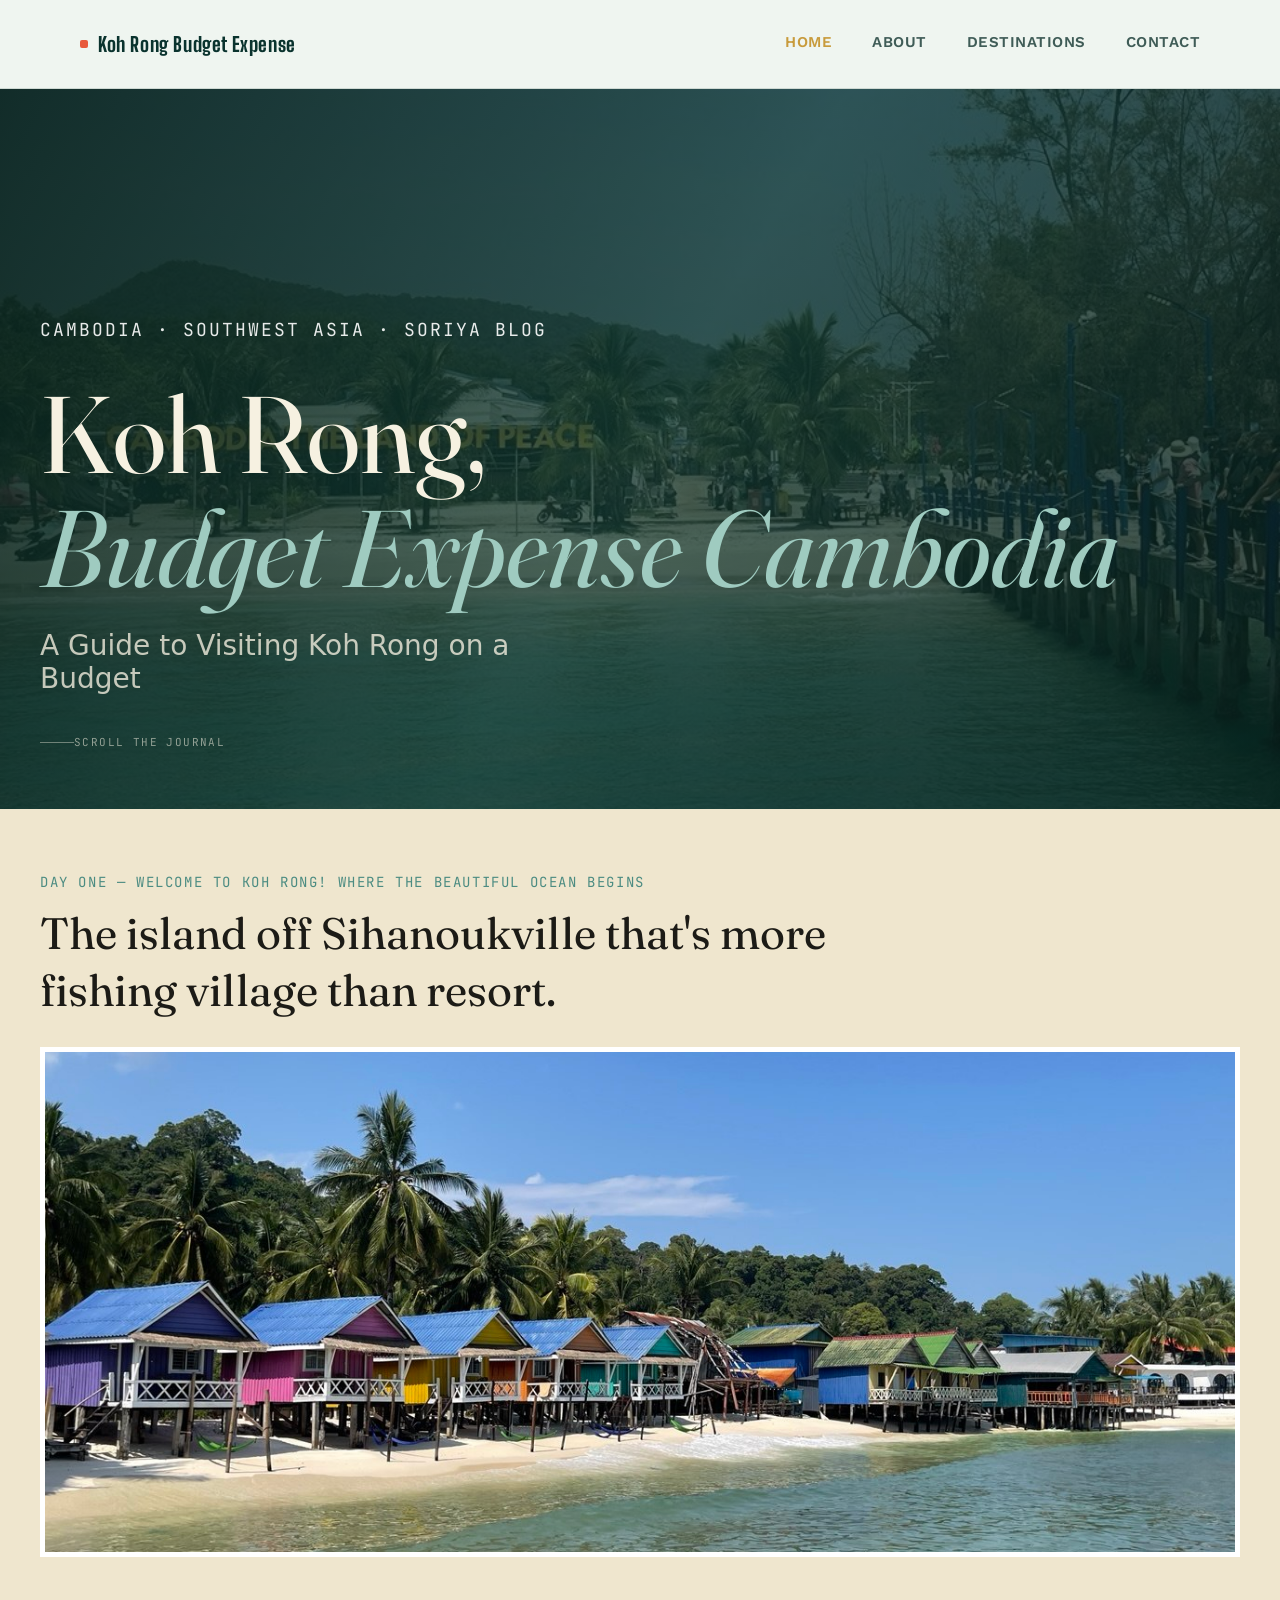
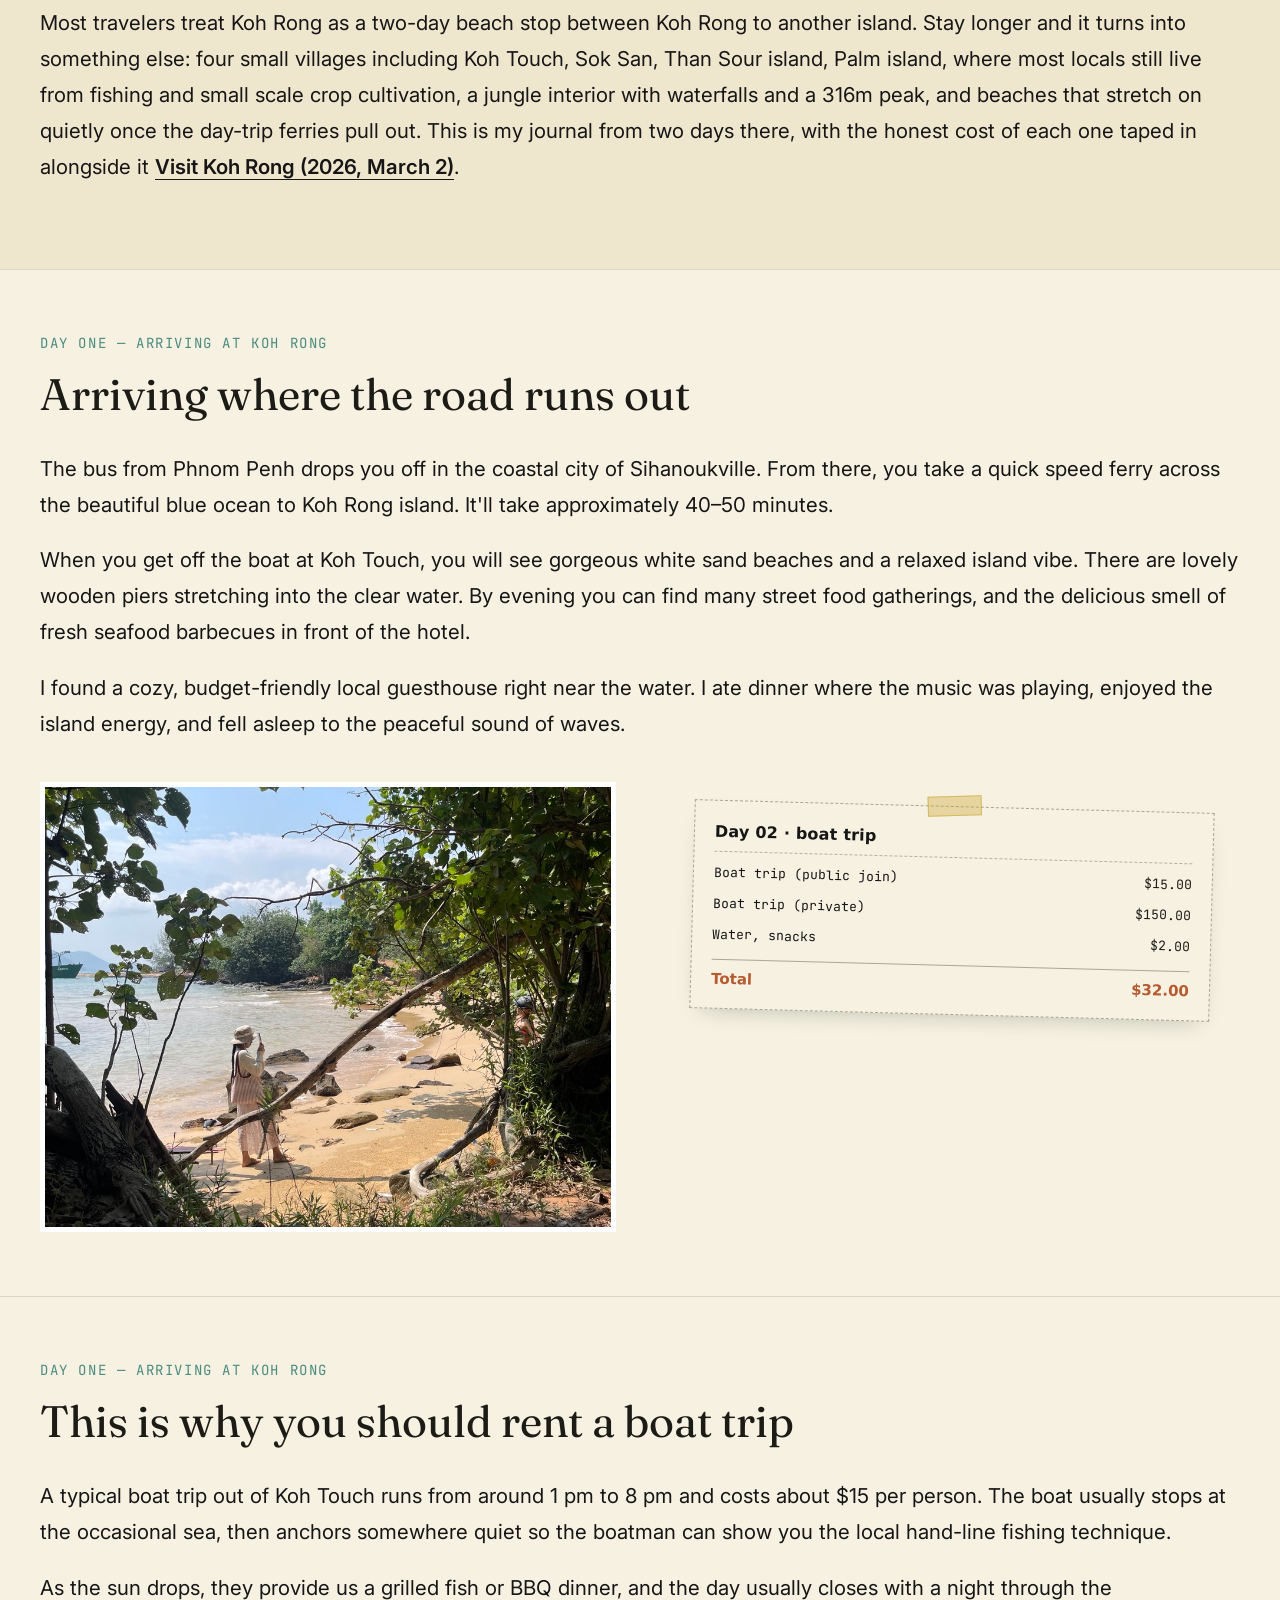
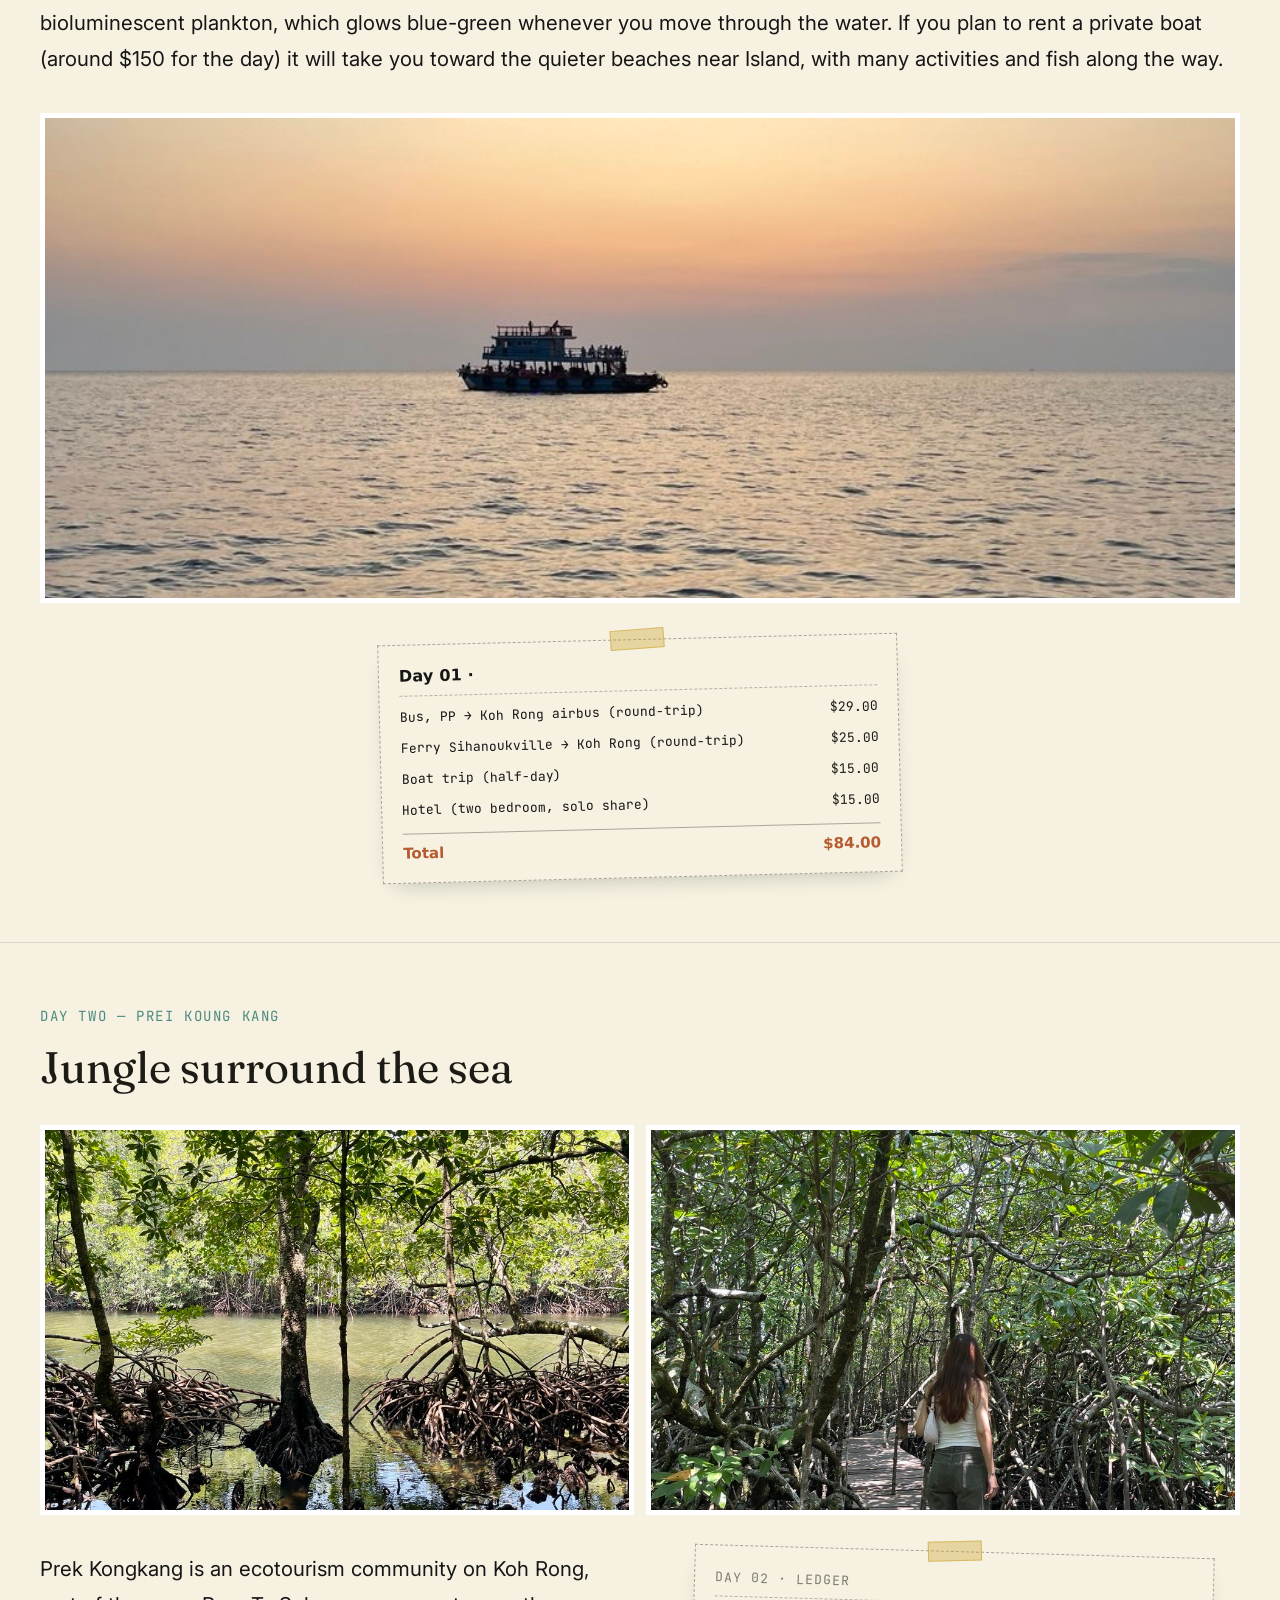
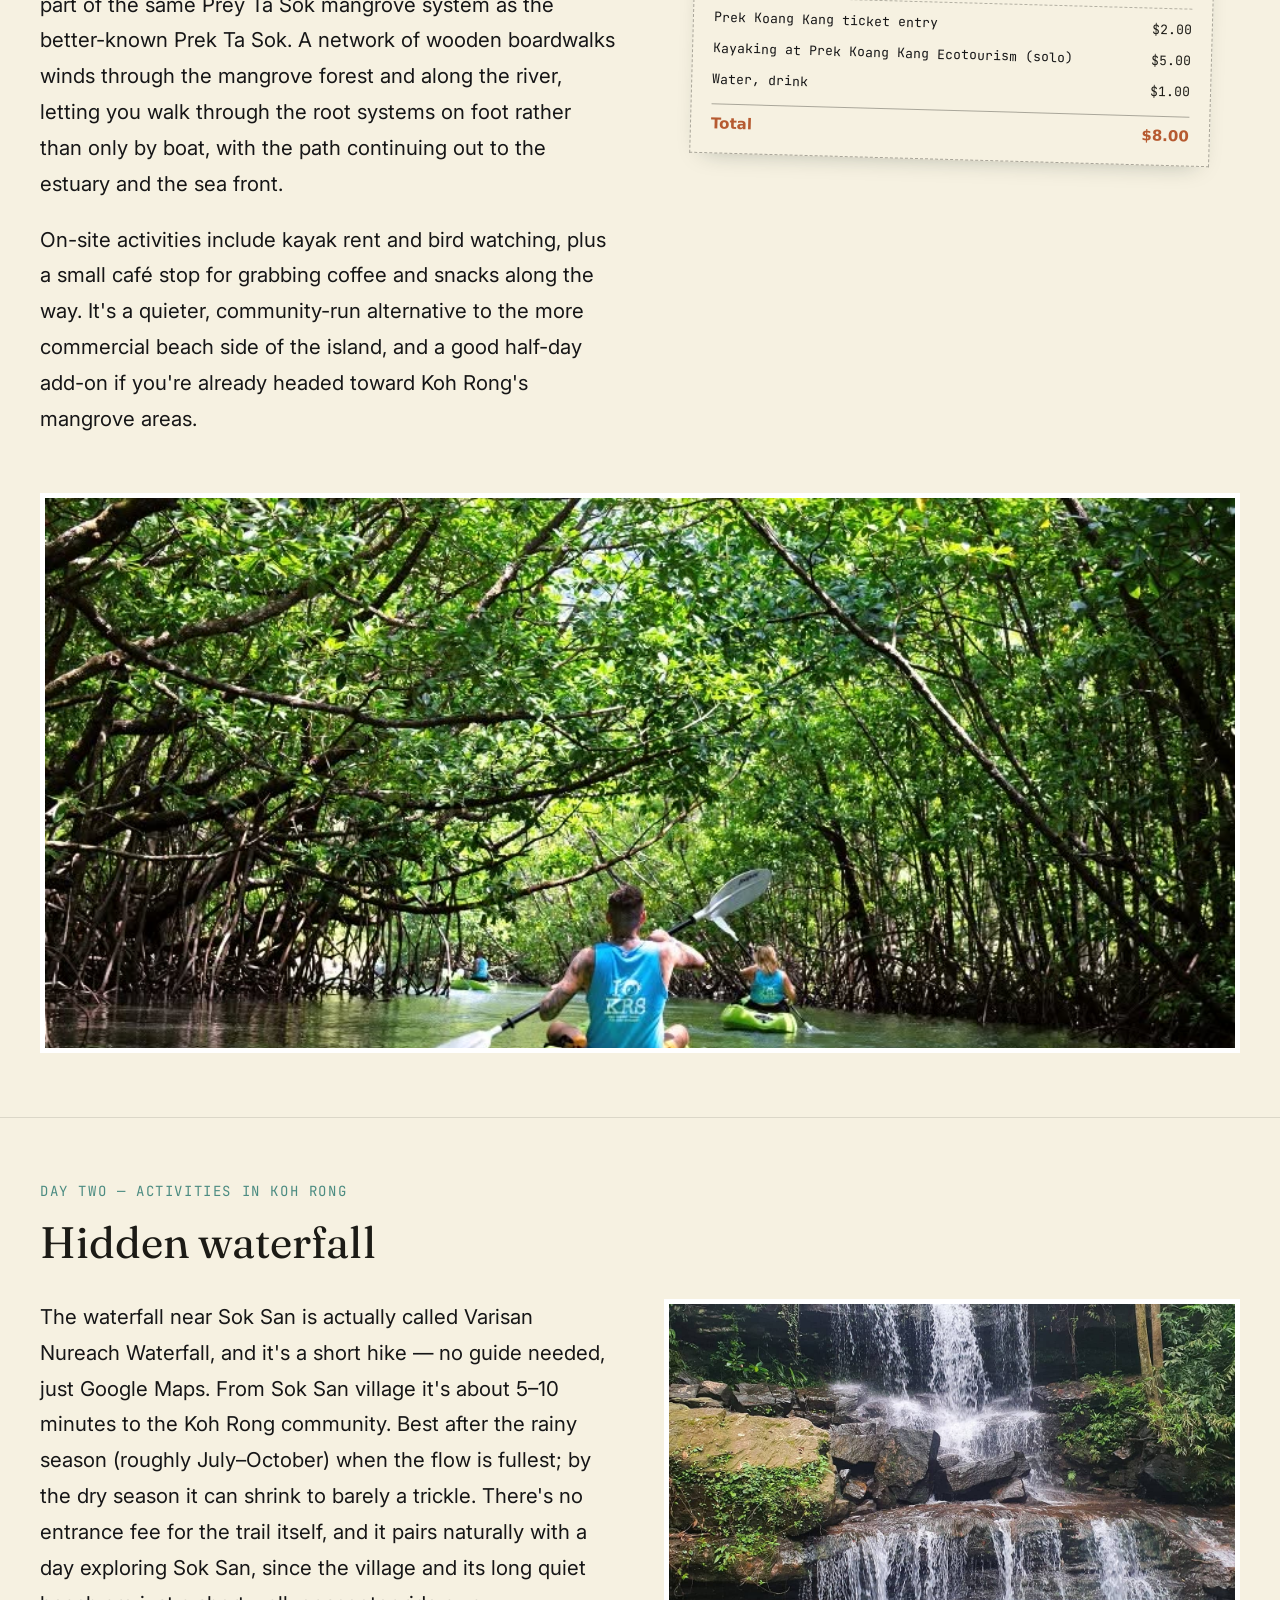
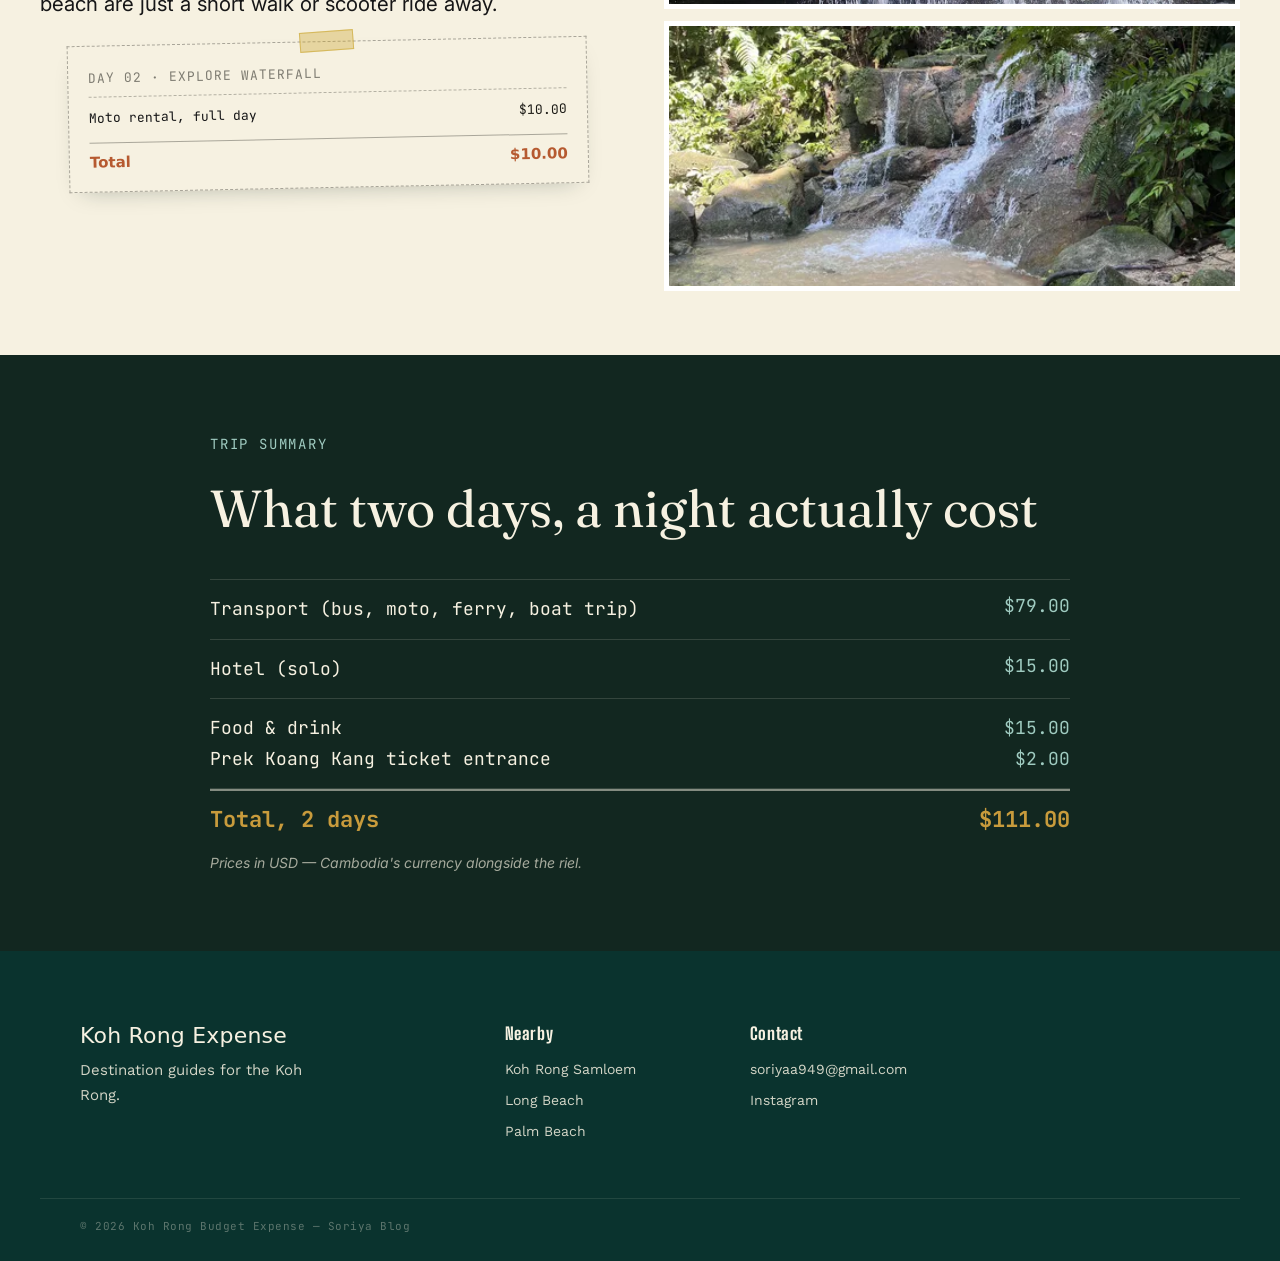
<file: index.html>
<!DOCTYPE html>
<html lang="en">
<head>
<meta charset="UTF-8">
<meta name="viewport" content="width=device-width, initial-scale=1.0">
<title>Koh Rong, Budget Expense Cambodia</title>
<link rel="stylesheet" href="styles.css">
</head>
<body>

<!-- NAV -->
<header class="site-header">
  <div class="header-inner">
    <a href="#" class="logo">Koh Rong Budget Expense</a>

    <button class="nav-toggle" id="navToggle" aria-label="Toggle navigation" aria-expanded="false">
      <span></span>
      <span></span>
      <span></span>
    </button>

    <nav class="main-nav" id="mainNav">
      <a href="index.html" class="active">Home</a>
      <a href="about/index_4.html">About</a>
      <a href="destination/destination.html">Destinations</a>
      <a href="contact/contact.html">Contact</a>
    </nav>
  </div>
</header>


<main>

  <!-- HERO -->
  <section class="hero" id="home">
    <p class="hero-breadcrumb">Cambodia · Southwest Asia · Soriya Blog</p>
    <h1 class="hero-heading">Koh Rong,</h1>
    <h1 class="hero-heading-italic">Budget Expense Cambodia</h1>
    <p class="hero-sub">A Guide to Visiting Koh Rong on a Budget</p>
    <div class="hero-scroll">
      <span class="hero-scroll-line"></span>
      <span class="hero-scroll-label">Scroll the journal</span>
    </div>
  </section>

  <!-- INTRO -->
  <section class="intro-section">
    <div class="intro-inner">
      <p class="section-label">Day One — Welcome to Koh Rong! Where the beautiful ocean begins</p>
      <h2 class="section-heading" style="max-width:820px">The island off Sihanoukville that's more fishing village than resort.</h2>
      <div class="framed-photo intro-photo">
        <img src="image0.jpg" alt="Koh Rong island panorama" style="height:500px;object-fit:cover">
      </div>
      <p class="body-text">
        Most travelers treat Koh Rong as a two-day beach stop between Koh Rong to another island.
        Stay longer and it turns into something else: four small villages including Koh Touch, Sok San,
        Than Sour island, Palm island, where most locals still live from fishing and small scale
        crop cultivation, a jungle interior with waterfalls and a 316m peak, and beaches that stretch
        on quietly once the day-trip ferries pull out. This is my journal from two days there, with the
        honest cost of each one taped in alongside it
        <a href="https://www.visitkohrong.com/" target="_blank" rel="noopener noreferrer">Visit Koh Rong (2026, March 2)</a>.
      </p>
    </div>
  </section>

  <!-- DAY ONE — ARRIVING -->
  <section class="journal-section" id="about">
    <div class="journal-inner">
      <p class="section-label">Day One — Arriving at Koh Rong</p>
      <h2 class="section-heading">Arriving where the road runs out</h2>

      <p class="body-text">
        The bus from Phnom Penh drops you off in the coastal city of Sihanoukville. From there, you
        take a quick speed ferry across the beautiful blue ocean to Koh Rong island. It'll take
        approximately 40–50 minutes.
      </p>
      <p class="body-text">
        When you get off the boat at Koh Touch, you will see gorgeous white sand beaches and a relaxed
        island vibe. There are lovely wooden piers stretching into the clear water. By evening you can
        find many street food gatherings, and the delicious smell of fresh seafood barbecues in front
        of the hotel.
      </p>
      <p class="body-text">
        I found a cozy, budget-friendly local guesthouse right near the water. I ate dinner where the
        music was playing, enjoyed the island energy, and fell asleep to the peaceful sound of waves.
      </p>

      <div class="two-col" style="margin-top:40px">
        <div class="framed-photo">
          <img src="image00.jpg" alt="Beach at Koh Touch" style="height:440px;object-fit:cover">
        </div>
        <div style="padding-top:24px">
          <!-- Ledger: Day 02 · boat trip -->
          <div class="ledger-wrap">
            <div class="ledger" style="transform:rotate(1.52deg)">
              <div class="ledger-tape"></div>
              <div class="ledger-header">
                <span class="ledger-title">Day 02 · boat trip</span>
              </div>
              <div class="ledger-row">
                <span class="ledger-row-label">Boat trip (public join)</span>
                <span class="ledger-row-amount">$15.00</span>
              </div>
              <div class="ledger-row">
                <span class="ledger-row-label">Boat trip (private)</span>
                <span class="ledger-row-amount">$150.00</span>
              </div>
              <div class="ledger-row">
                <span class="ledger-row-label">Water, snacks</span>
                <span class="ledger-row-amount">$2.00</span>
              </div>
              <div class="ledger-total-row">
                <span class="ledger-total-label">Total</span>
                <span class="ledger-total-amount">$32.00</span>
              </div>
            </div>
          </div>
        </div>
      </div>
    </div>
  </section>

  <!-- BOAT TRIP -->
  <section class="journal-section">
    <div class="journal-inner">
      <p class="section-label">Day One — arriving at koh rong</p>
      <h2 class="section-heading">This is why you should rent a boat trip</h2>

      <p class="body-text">
        A typical boat trip out of Koh Touch runs from around 1 pm to 8 pm and costs about $15 per
        person. The boat usually stops at the occasional sea, then anchors somewhere quiet so the
        boatman can show you the local hand-line fishing technique.
      </p>
      <p class="body-text">
        As the sun drops, they provide us a grilled fish or BBQ dinner, and the day usually closes with
        a night through the bioluminescent plankton, which glows blue-green whenever you move through
        the water. If you plan to rent a private boat (around $150 for the day) it will take you toward
        the quieter beaches near Island, with many activities and fish along the way.
      </p>

      <div class="framed-photo" style="margin:36px 0">
        <img src="image4.jpg" alt="Sunset boat trip" style="height:480px;object-fit:cover">
      </div>

      <div style="max-width:640px;margin:0 auto">
        <!-- Ledger: Day 01 -->
        <div class="ledger-wrap">
          <div class="ledger" style="transform:rotate(-1.4deg)">
            <div class="ledger-tape"></div>
            <div class="ledger-header">
              <span class="ledger-title">Day 01 ·</span>
            </div>
            <div class="ledger-row">
              <span class="ledger-row-label">Bus, PP → Koh Rong airbus (round-trip)</span>
              <span class="ledger-row-amount">$29.00</span>
            </div>
            <div class="ledger-row">
              <span class="ledger-row-label">Ferry Sihanoukville → Koh Rong (round-trip)</span>
              <span class="ledger-row-amount">$25.00</span>
            </div>
            <div class="ledger-row">
              <span class="ledger-row-label">Boat trip (half-day)</span>
              <span class="ledger-row-amount">$15.00</span>
            </div>
            <div class="ledger-row">
              <span class="ledger-row-label">Hotel (two bedroom, solo share)</span>
              <span class="ledger-row-amount">$15.00</span>
            </div>
            <div class="ledger-total-row">
              <span class="ledger-total-label">Total</span>
              <span class="ledger-total-amount">$84.00</span>
            </div>
          </div>
        </div>
      </div>
    </div>
  </section>

  <!-- DAY TWO — JUNGLE -->
  <section class="journal-section">
    <div class="journal-inner">
      <p class="section-label">Day two — Prei koung kang</p>
      <h2 class="section-heading">Jungle surround the sea</h2>

      <div class="two-col-photos" style="margin-bottom:36px">
        <div class="framed-photo">
          <img src="image9.jpg" alt="Jungle foliage" style="height:380px;object-fit:cover">
        </div>
        <div class="framed-photo">
          <img src="image10.jpg" alt="Sea from the shore" style="height:380px;object-fit:cover">
        </div>
      </div>

      <div class="two-col">
        <div>
          <p class="body-text">
            Prek Kongkang is an ecotourism community on Koh Rong, part of the same Prey Ta Sok
            mangrove system as the better-known Prek Ta Sok. A network of wooden boardwalks winds
            through the mangrove forest and along the river, letting you walk through the root systems
            on foot rather than only by boat, with the path continuing out to the estuary and the sea
            front.
          </p>
          <p class="body-text">
            On-site activities include kayak rent and bird watching, plus a small café stop for grabbing coffee and snacks along the way. It's a quieter, community-run alternative to the more commercial beach side of the island, and a good half-day add-on if you're already headed toward Koh Rong's mangrove areas.
          </p>
        </div>

        <!-- Ledger: Day 02 · Ledger -->
        <div class="ledger-wrap">
          <div class="ledger" style="transform:rotate(1.6deg)">
            <div class="ledger-tape"></div>
            <div class="ledger-header">
              <span class="ledger-title-mono">Day 02 · Ledger</span>
            </div>
            <div class="ledger-row">
              <span class="ledger-row-label">Prek Koang Kang ticket entry</span>
              <span class="ledger-row-amount">$2.00</span>
            </div>
            <div class="ledger-row">
              <span class="ledger-row-label">Kayaking at Prek Koang Kang Ecotourism (solo)</span>
              <span class="ledger-row-amount">$5.00</span>
            </div>
            <div class="ledger-row">
              <span class="ledger-row-label">Water, drink</span>
              <span class="ledger-row-amount">$1.00</span>
            </div>
            <div class="ledger-total-row">
              <span class="ledger-total-label">Total</span>
              <span class="ledger-total-amount">$8.00</span>
            </div>
          </div>
        </div>
      </div>

      <div class="framed-photo" style="margin-top:36px">
        <img src="image8.jpg" alt="Ecotourism boardwalk" style="height:550px;object-fit:cover">
      </div>
    </div>
  </section>

  <!-- WATERFALL -->
  <section class="journal-section" id="destinations">
    <div class="journal-inner">
      <p class="section-label">Day two — Activities in koh rong</p>
      <h2 class="section-heading">Hidden waterfall</h2>

      <div class="two-col">
        <div>
          <p class="body-text">
            The waterfall near Sok San is actually called Varisan Nureach Waterfall, and it's a short hike — no guide needed, just Google Maps. From Sok San village it's about 5–10 minutes to the Koh Rong community. Best after the rainy season (roughly July–October) when the flow is fullest; by the dry season it can shrink to barely a trickle. There's no entrance fee for the trail itself, and it pairs naturally with a day exploring Sok San, since the village and its long quiet beach are just a short walk or scooter ride away.
          </p>

          <!-- Ledger: Day 02 · explore waterfall -->
          <div class="ledger-wrap">
            <div class="ledger" style="transform:rotate(-1.15deg)">
              <div class="ledger-tape"></div>
              <div class="ledger-header">
                <span class="ledger-title-mono">Day 02 · explore waterfall</span>
              </div>
              <div class="ledger-row">
                <span class="ledger-row-label">Moto rental, full day</span>
                <span class="ledger-row-amount">$10.00</span>
              </div>
              <div class="ledger-total-row">
                <span class="ledger-total-label">Total</span>
                <span class="ledger-total-amount">$10.00</span>
              </div>
            </div>
          </div>
        </div>

        <div style="display:flex;flex-direction:column;gap:12px">
          <div class="framed-photo">
            <img src="image6.jpg" alt="Waterfall" style="height:300px;object-fit:cover">
          </div>
          <div class="framed-photo">
            <img src="image7.webp" alt="Jungle path" style="height:260px;object-fit:cover">
          </div>
        </div>
      </div>
      </div>
    </div>
  </section>

  <!-- TRIP SUMMARY -->
  <section class="summary-section">
    <div class="summary-inner">
      <p class="summary-label">Trip Summary</p>
      <h2 class="summary-heading">What two days, a night actually cost</h2>

      <div class="summary-table">
        <div class="summary-row">
          <span class="summary-row-label">Transport (bus, moto, ferry, boat trip)</span>
          <span class="summary-row-amount">$79.00</span>
        </div>
        <div class="summary-row">
          <span class="summary-row-label">Hotel (solo)</span>
          <span class="summary-row-amount">$15.00</span>
        </div>
        <div class="summary-row">
          <div class="summary-row-label">
            <p style="margin:0;line-height:1.7">Food &amp; drink</p>
            <p style="margin:0;line-height:1.7">Prek Koang Kang ticket entrance</p>
          </div>
          <div style="text-align:right">
            <p class="summary-row-amount" style="line-height:1.7">$15.00</p>
            <p class="summary-row-amount" style="line-height:1.7">$2.00</p>
          </div>
        </div>
        <div class="summary-total-row">
          <span class="summary-total-label">Total, 2 days</span>
          <span class="summary-total-amount">$111.00</span>
        </div>
      </div>

      <p class="summary-note">Prices in USD — Cambodia's currency alongside the riel.</p>
    </div>
  </section>

</main>

<!-- FOOTER -->
<footer class="site-footer" id="contact">
  <div class="footer-inner">
    <div class="footer-brand">
      <p class="footer-brand-name">Koh Rong Expense</p>
      <p class="footer-brand-tag">Destination guides for the Koh Rong.</p>
    </div>

    <div class="footer-col">
      <p class="footer-col-heading">Nearby</p>
      <a href="#">Koh Rong Samloem</a>
      <a href="#">Long Beach</a>
      <a href="#">Palm Beach</a>
    </div>

    <div class="footer-col">
      <p class="footer-col-heading">Contact</p>
      <a href="mailto:soriyaa949@gmail.com">soriyaa949@gmail.com</a>
      <a href="#">Instagram</a>
    </div>
  </div>
  <div class="footer-bottom">
    <p>© 2026 Koh Rong Budget Expense — Soriya Blog</p>
  </div>
</footer>

<script src="hero.js"></script>
</body>
</html>
</file>
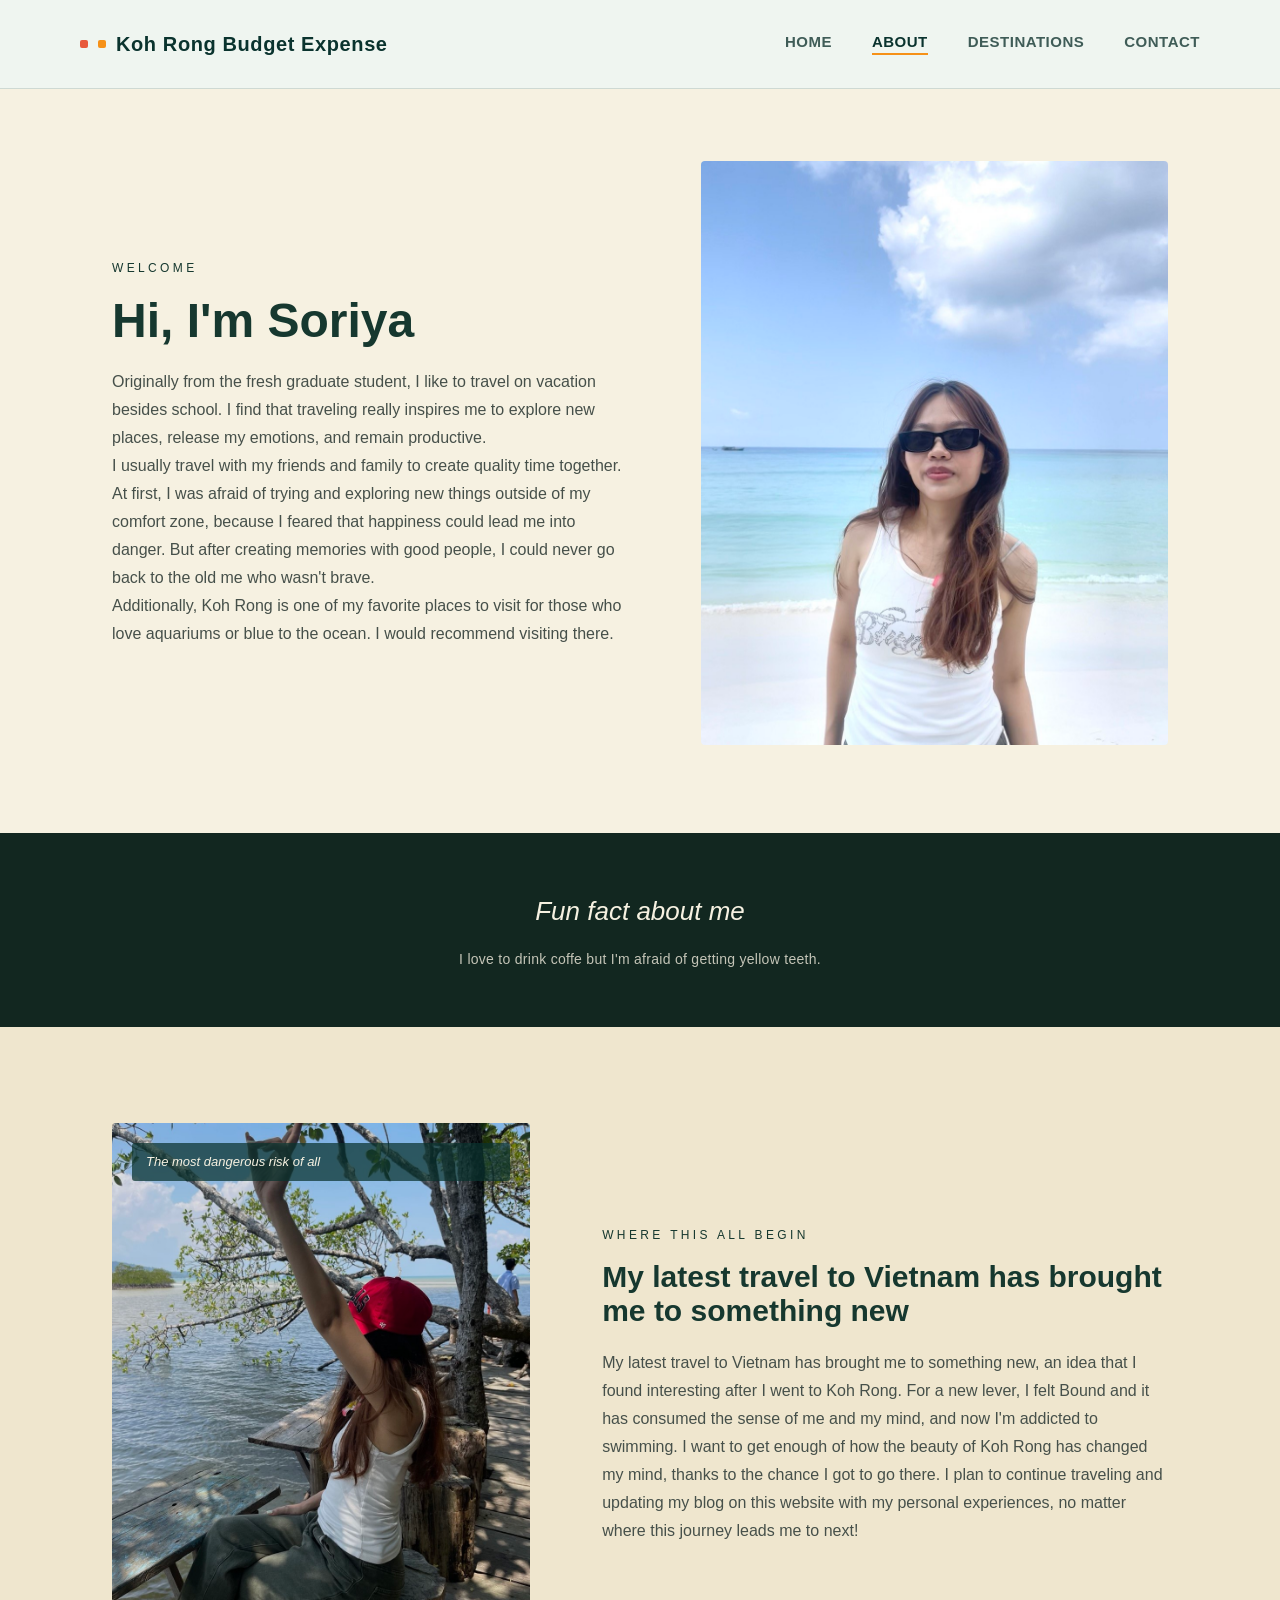
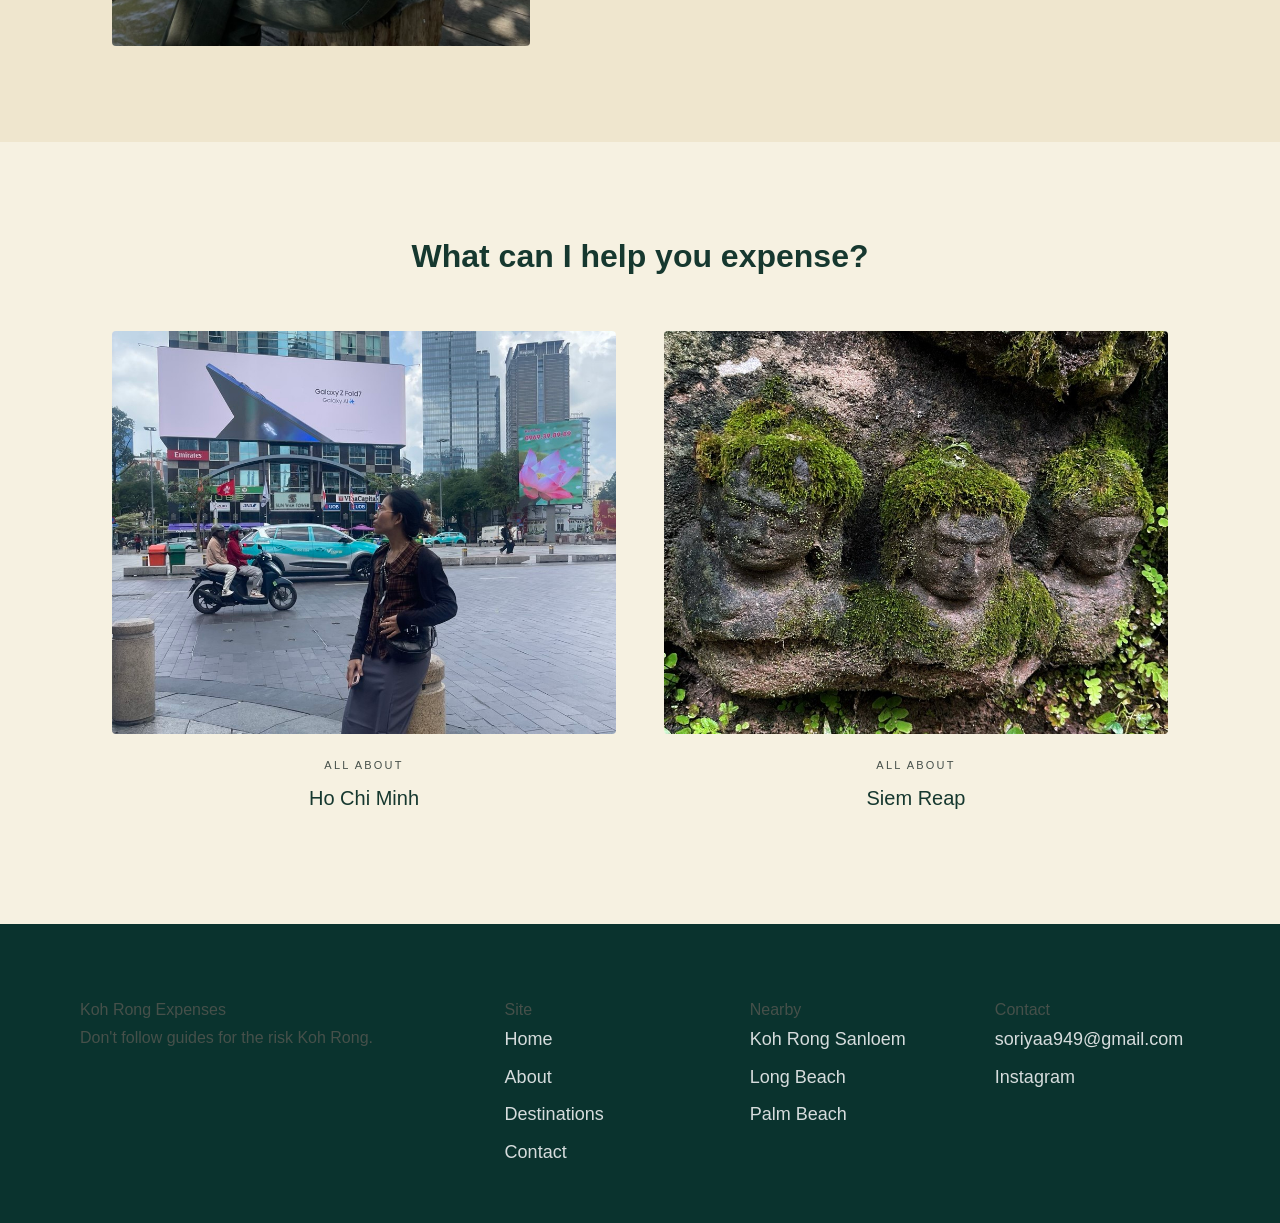
<file: about/index_4.html>
<!DOCTYPE html>
<html lang="en">

<head>
  <meta charset="UTF-8">
  <meta name="viewport" content="width=device-width, initial-scale=1.0">
  <title>Koh Rong Budget Expense</title>
  <link rel="preconnect" href="https://fonts.googleapis.com">
  <link
    href="https://fonts.googleapis.com/css2?family=Playfair+Display:ital,wght@0,500;0,600;0,700;1,500&family=Jost:wght@300;400;500;600&display=swap"
    rel="stylesheet">
  <link rel="stylesheet" href="styles_2.css">
</head>

<body>

  <!-- NAV -->
  <header class="site-header">
    <div class="header-inner">
      <a href="../index.html" class="logo">
        <span class="logo-dot"></span>
        Koh Rong Budget Expense
      </a>

      <button class="nav-toggle" id="navToggle" aria-label="Toggle navigation" aria-expanded="false">
        <span></span>
        <span></span>
        <span></span>
      </button>

      <nav class="main-nav" id="mainNav">
        <a href="../index.html" class="navbar_link">Home</a>
        <a href="index_4.html" class="navbar_link active">About</a>
        <a href="../destination/destination.html" class="navbar_link">Destinations</a>
        <a href="../contact/contact.html" class="navbar_link">Contact</a>
      </nav>
    </div>
  </header>

  <main>

    <!-- WELCOME / ABOUT -->
    <section class="about-section" id="about">
      <div class="about-inner">
        <div class="about-copy">
          <p class="eyebrow">Welcome</p>
          <h1>Hi, I'm Soriya</h1>
          <p>Originally from the fresh graduate student, I like to travel on vacation besides school. I find that
            traveling really inspires me to explore new places, release my emotions, and remain productive.</p>
          <p>I usually travel with my friends and family to create quality time together. At first, I was afraid of
            trying and exploring new things outside of my comfort zone, because I feared that happiness could lead me
            into danger. But after creating memories with good people, I could never go back to the old me who wasn't
            brave.</p>
          <p>Additionally, Koh Rong is one of my favorite places to visit for those who love aquariums or blue to the
            ocean. I would recommend visiting there.</p>
        </div>
        <div class="about-photo">
          <img src="soriyaImage.jpg" alt="Soriya wearing sunglasses">
        </div>
      </div>
    </section>

    <!-- FUN FACT BANNER -->
    <section class="fun-fact">
      <p class="fun-fact-title">Fun fact about me</p>
      <p class="fun-fact-text">I love to drink coffe but I'm afraid of getting yellow teeth.</p>
    </section>

    <!-- WHERE IT ALL BEGAN -->
    <section class="origin-section">
      <div class="origin-inner">
        <div class="origin-photo">
          <img src="soriyapf.jpg" alt="soriya along a river">
          <span class="photo-caption">The most dangerous risk of all</span>
        </div>
        <div class="origin-copy">
          <p class="eyebrow">Where this all begin</p>
          <h2>My latest travel to Vietnam has brought me to something new</h2>
          <p>My latest travel to Vietnam has brought me to something new, an idea that I found interesting after I went
            to Koh Rong. For a new lever, I felt Bound and it has consumed the sense of me and my mind, and now I'm
            addicted to swimming. I want to get enough of how the beauty of Koh Rong has changed my mind, thanks to the
            chance I got to go there. I plan to continue traveling and updating my blog on this website with my personal
            experiences, no matter where this journey leads me to next!</p>
        </div>
      </div>
    </section>

    <!-- WHAT CAN I HELP YOU EXPENSE -->
    <section class="expense-section" id="destinations">
      <h2>What can I help you expense?</h2>

      <div class="expense-grid">
        <a class="expense-card" href="#">
          <div class="expense-image">
            <img src="hcm.jpg" alt="A street scene in Ho Chi Minh City with a blue car">
          </div>
          <p class="expense-label">All about<br><span>Ho Chi Minh</span></p>
        </a>
        <a class="expense-card" href="#">
          <div class="expense-image">
            <img src="sr.jpg" alt="Moss covered stone carvings at Siem Reap">
          </div>
          <p class="expense-label">All about<br><span>Siem Reap</span></p>
        </a>
      </div>
    </section>

  </main>

  <!-- FOOTER -->
  <footer class="site-footer">
    <div class="footer-inner">
      <div class="footer-brand">
        <p class="footer-title">Koh Rong Expenses</p>
        <p class="footer-tagline">Don't follow guides for the risk Koh Rong.</p>
      </div>

      <div class="footer-col">
        <p class="footer-heading">Site</p>
        <a href="../index.html">Home</a>
        <a href="index_4.html">About</a>
        <a href="../destination/destination.html">Destinations</a>
        <a href="../contact/contact.html">Contact</a>
      </div>

      <div class="footer-col">
        <p class="footer-heading">Nearby</p>
        <a href="#">Koh Rong Sanloem</a>
        <a href="#">Long Beach</a>
        <a href="#">Palm Beach</a>
      </div>

      <div class="footer-col">
        <p class="footer-heading">Contact</p>
        <a href="mailto:soriyaa949@gmail.com">soriyaa949@gmail.com</a>
        <a href="#">Instagram</a>
      </div>
    </div>
  </footer>

  <script src="script.js"></script>
</body>

</html>
</file>
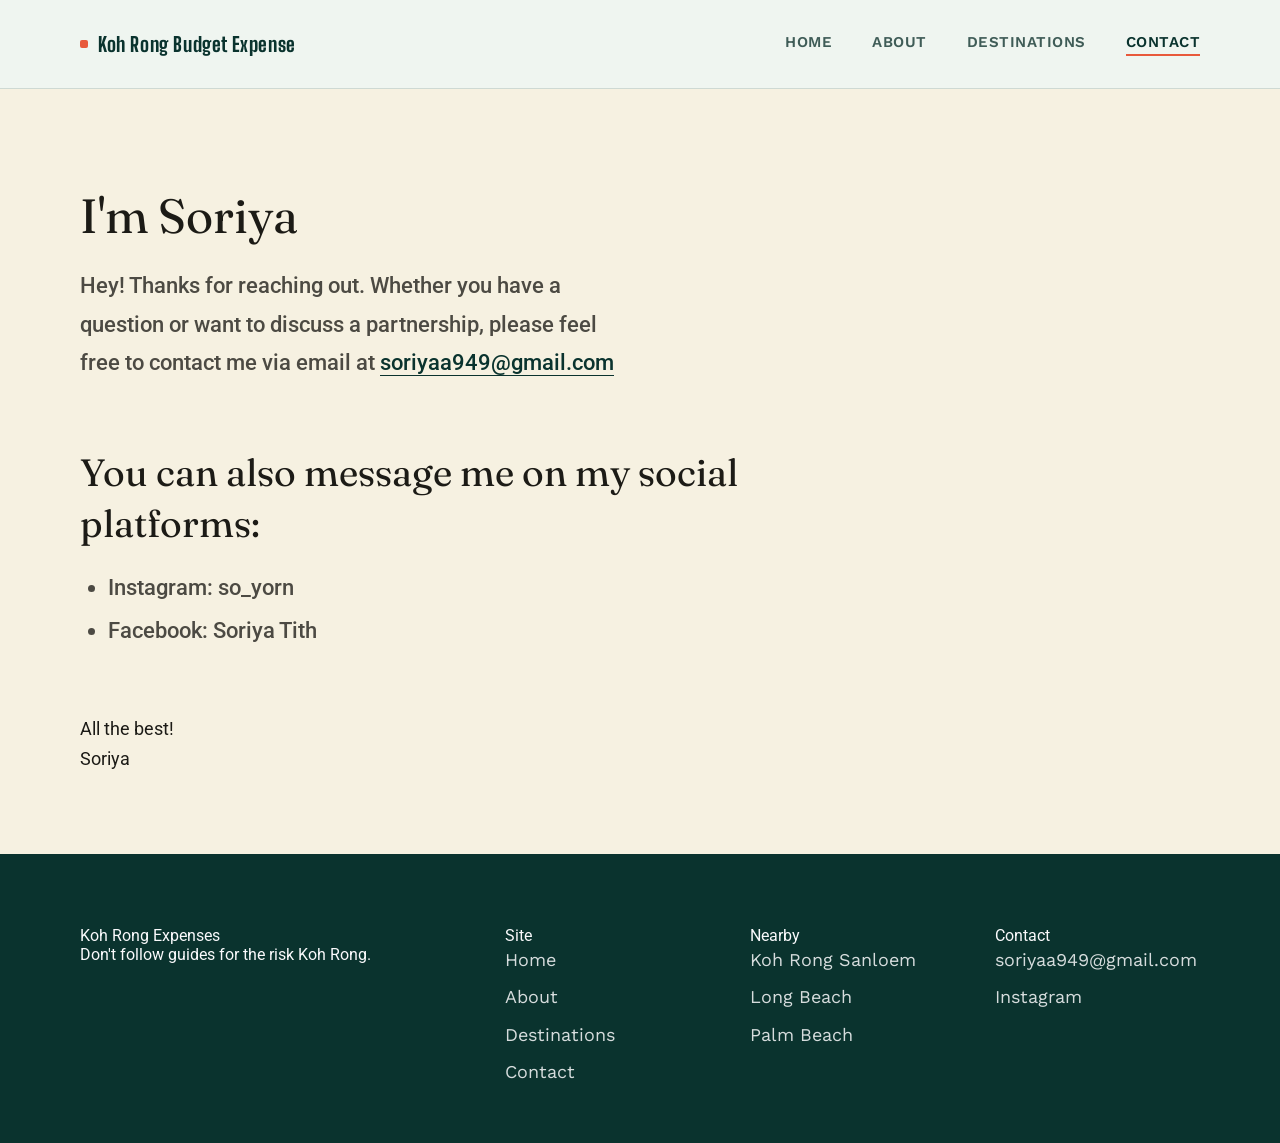
<file: contact/contact.html>
<!DOCTYPE html>
<html lang="en">
<head>
  <meta charset="UTF-8">
  <meta name="viewport" content="width=device-width, initial-scale=1.0">
  <title>Contact | Koh Rong Budget Expense</title>
  <link rel="stylesheet" href="styles (1).css">
</head>
<body>

  <header class="site-header">
  <div class="header-inner">
    <a href="../index.html" class="logo">Koh Rong Budget Expense</a>

    <button class="nav-toggle" id="navToggle" aria-label="Toggle navigation" aria-expanded="false">
      <span></span>
      <span></span>
      <span></span>
    </button>

    <nav class="main-nav" id="mainNav">
      <a href="../index.html">Home</a>
      <a href="../about/index_4.html">About</a>
      <a href="../destination/index.html">Destinations</a>
      <a href="contact.html" class="active">Contact</a>
    </nav>
  </div>
</header>

  <main class="contact-page">
    <div class="contact-inner">

      <section class="contact-greeting">
        <h1 class="contact-name">I'm Soriya</h1>
        <p class="contact-body">
          Hey! Thanks for reaching out. Whether you have a question or want
          to discuss a partnership, please feel free to contact me via email
          at
          <a href="mailto:soriyaa949@gmail.com" class="contact-email-link">soriyaa949@gmail.com</a>
        </p>
      </section>

      <section class="contact-social">
        <h2 class="contact-social-heading">
          You can also message me on my social platforms:
        </h2>
        <ul class="contact-social-list">
          <li>Instagram: so_yorn</li>
          <li>Facebook: Soriya Tith</li>
        </ul>
      </section>

      <div class="contact-signoff">
        <p>All the best!</p>
        <p>Soriya</p>
      </div>

    </div>
  </main>

  <footer class="site-footer">
    <div class="footer-inner">
      <div class="footer-brand">
        <p class="footer-title">Koh Rong Expenses</p>
        <p class="footer-tagline">Don't follow guides for the risk Koh Rong.</p>
      </div>

      <div class="footer-col">
        <p class="footer-heading">Site</p>
        <a href="../index.html">Home</a>
        <a href="../about/index_4.html">About</a>
        <a href="../destination/destination.html">Destinations</a>
        <a href="contact.html">Contact</a>
      </div>

      <div class="footer-col">
        <p class="footer-heading">Nearby</p>
        <a href="#">Koh Rong Sanloem</a>
        <a href="#">Long Beach</a>
        <a href="#">Palm Beach</a>
      </div>

      <div class="footer-col">
        <p class="footer-heading">Contact</p>
        <a href="mailto:soriyaa949@gmail.com">soriyaa949@gmail.com</a>
        <a href="#">Instagram</a>
      </div>
    </div>
  </footer>

  <script src="script.js"></script>
</body>
</html>
</file>
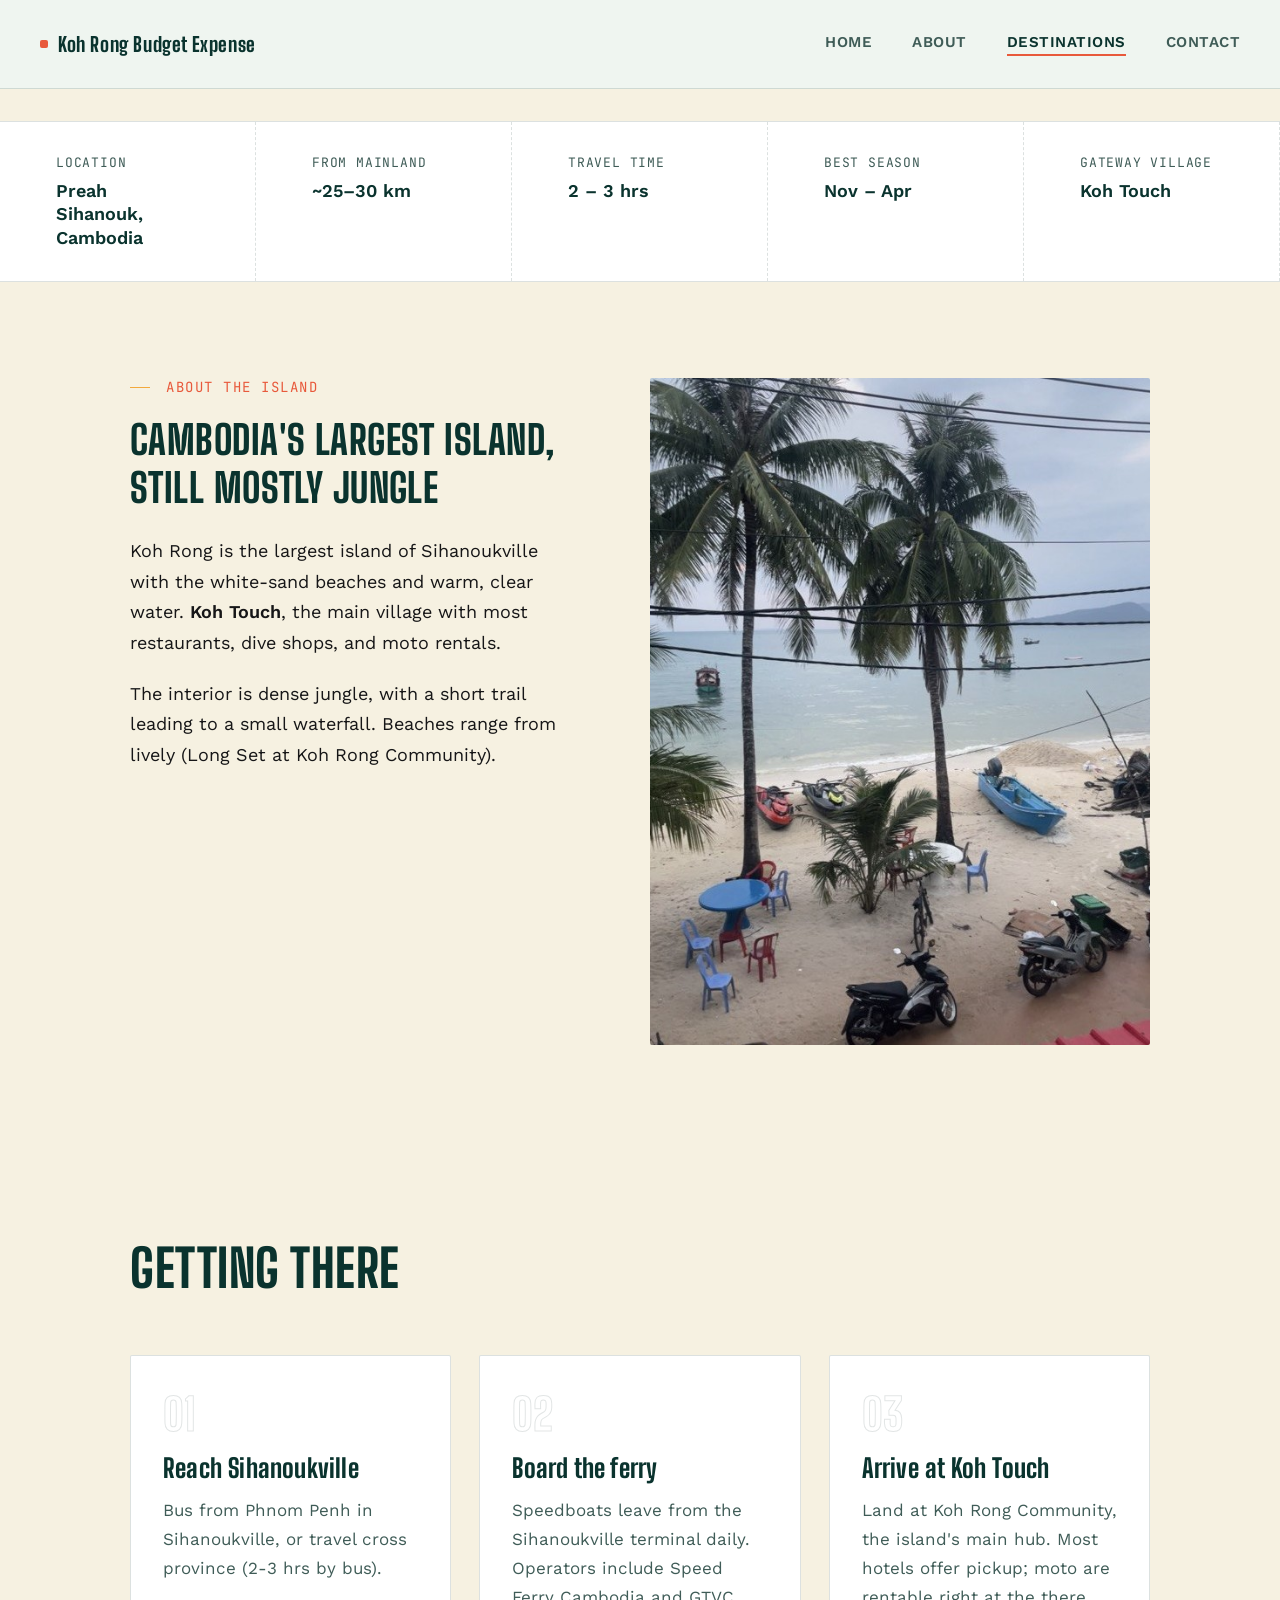
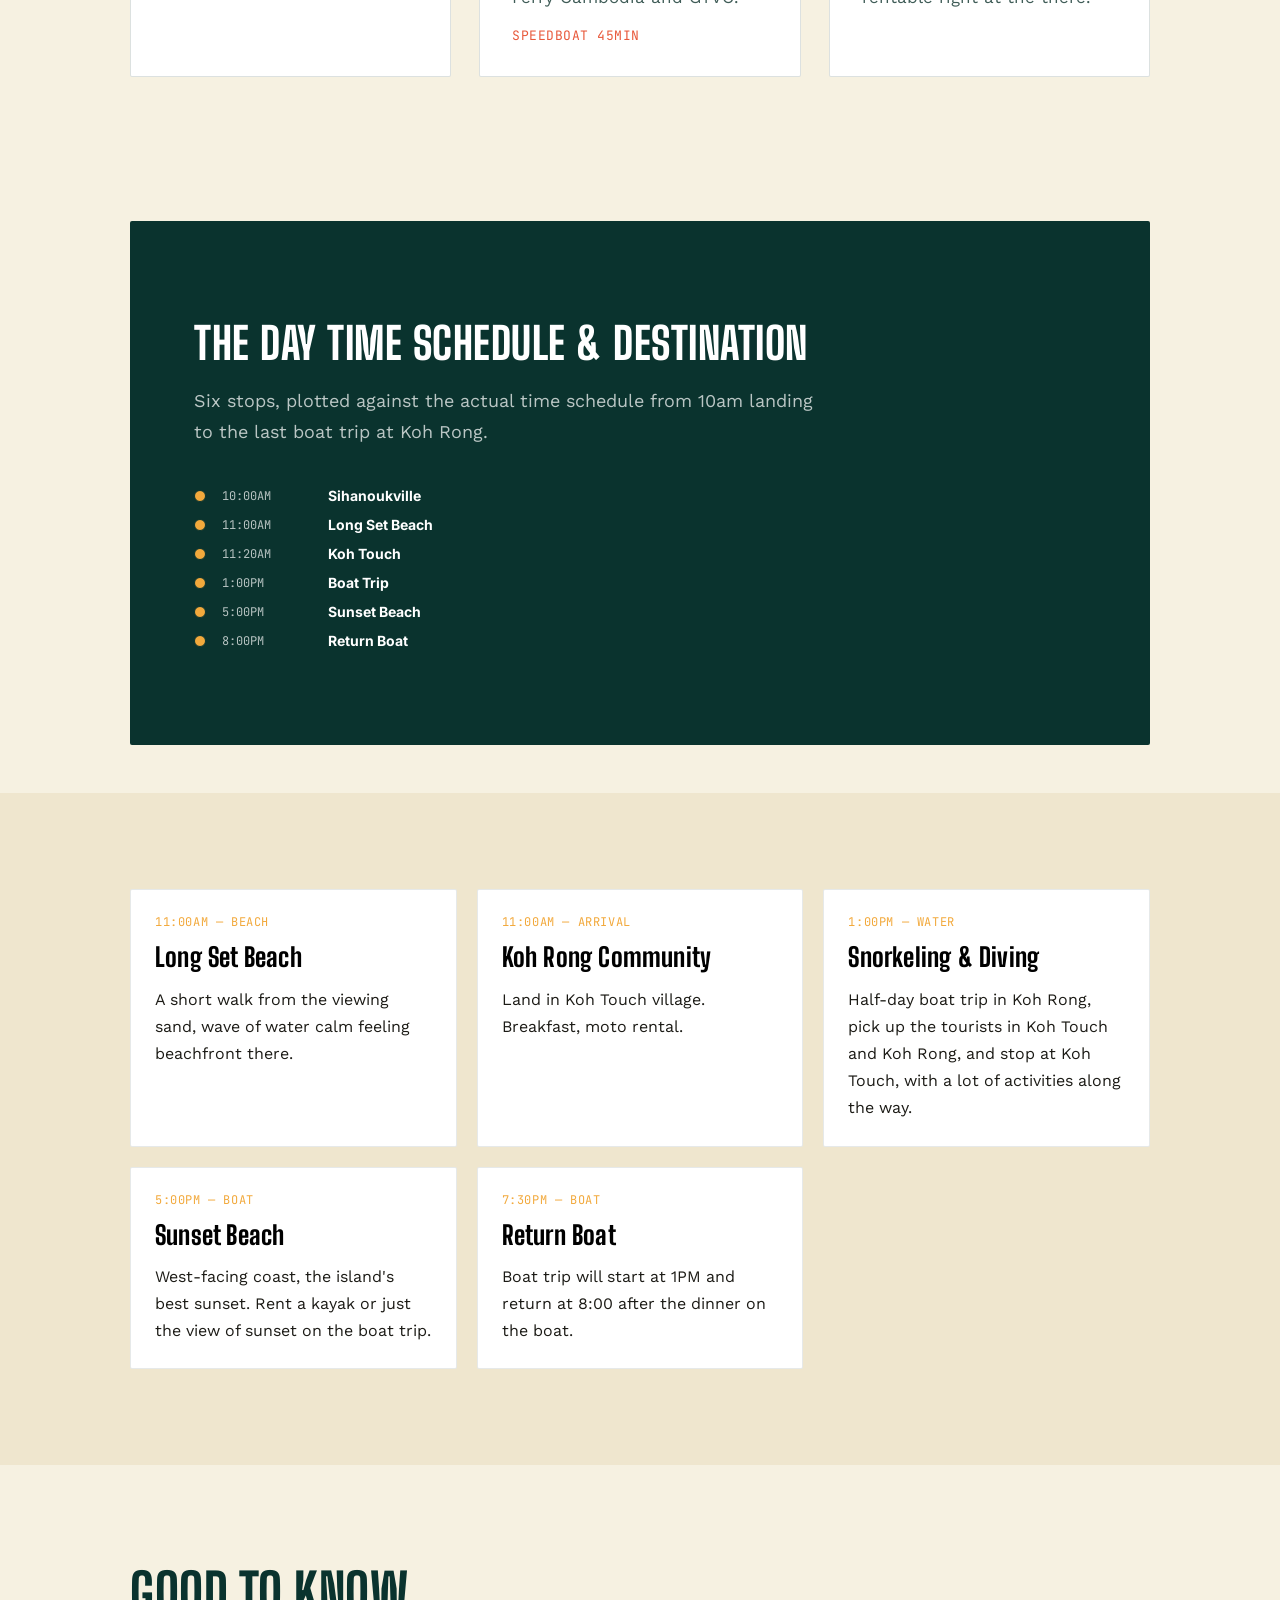
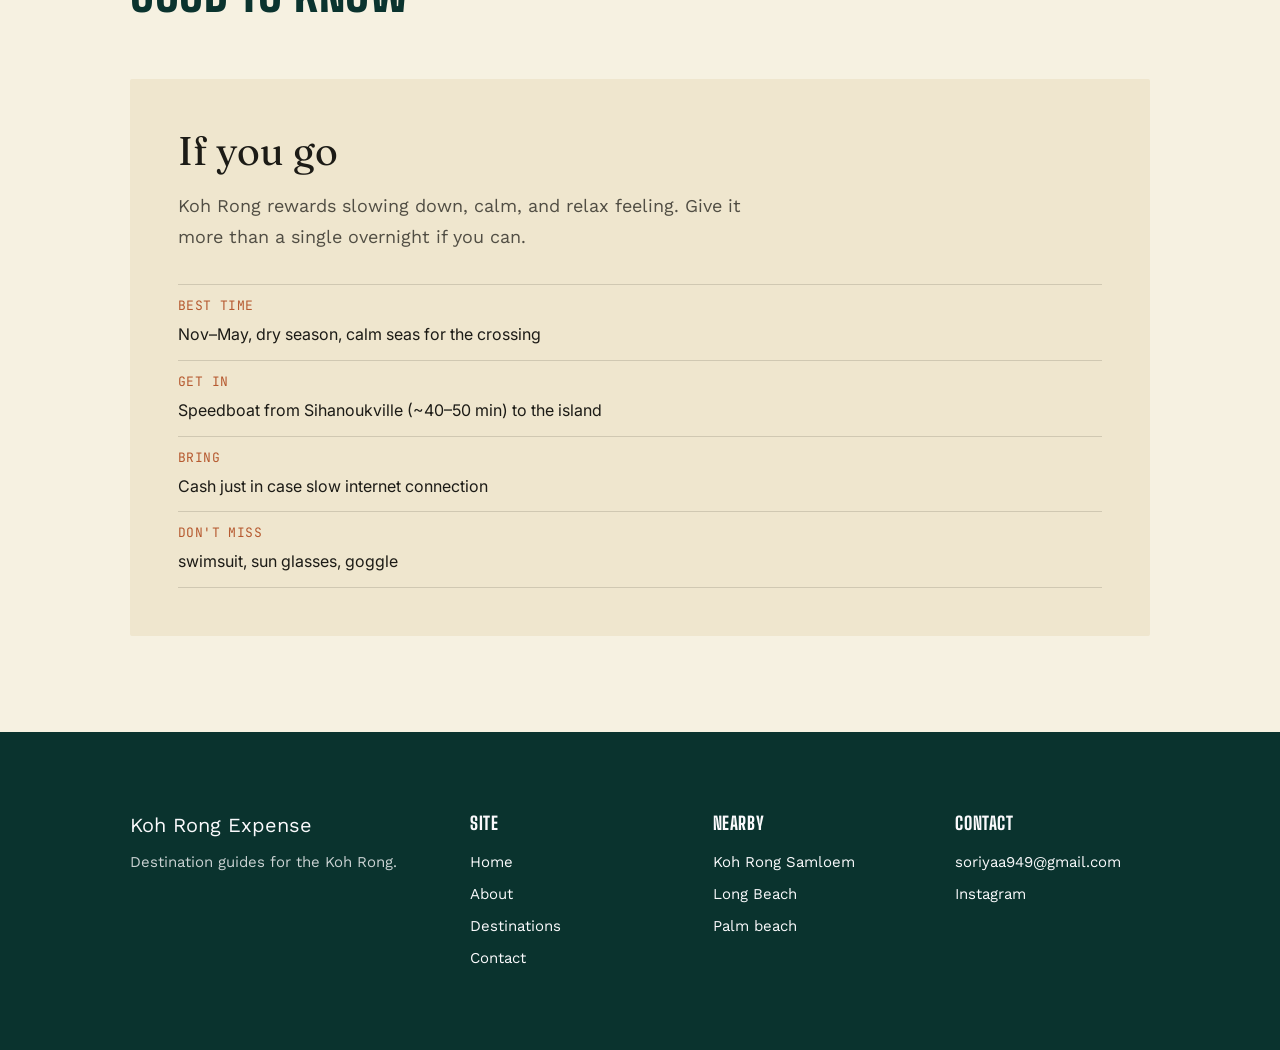
<file: destination/destination.html>
<!DOCTYPE html> 
<html lang="en"> 
<head> 
<meta charset="UTF-8"> 
<meta name="viewport" content="width=device-width, initial-scale=1.0"> 
<title>Destination — Koh Rong Budget Expense</title> 
<link rel="stylesheet" href="destination.css"> 
</head> 
<body> 
<!-- ══ NAV ══════════════════════════════════════════════════════════════ --> 
<header class="site-header"> 
<div class="header-inner"> 
<a href="../index.html" class="logo">Koh Rong Budget Expense</a> 
<button class="nav-toggle" id="navToggle" aria-label="Toggle navigation" 
aria-expanded="false"> 
<span></span> 
<span></span> 
<span></span> 
</button> 
<nav class="main-nav" id="mainNav"> 
<a href="../index.html">Home</a> 
<a href="../about/index_4.html">About</a> 
<a href="index.html" class="active">Destinations</a> 
<a href="../contact/contact.html">Contact</a> 
</nav> 
</div> 
</header> 
<main> 
<!-- ══ QUICK FACTS ═══════════════════════════════════════════════════ --> 
<section class="quick-facts-wrap"> 
<div class="quick-facts"> 
<div class="fact"> 
<p class="fact-label">Location</p> 
<p class="fact-value">Preah Sihanouk, Cambodia</p> 
</div> 
<div class="fact"> 
<p class="fact-label">From Mainland</p> 
<p class="fact-value">~25–30 km</p> 
</div> 
<div class="fact"> 
<p class="fact-label">Travel Time</p> 
<p class="fact-value">2 – 3 hrs</p> 
</div> 
<div class="fact"> 
<p class="fact-label">Best Season</p> 
<p class="fact-value">Nov – Apr</p> 
</div> 
<div class="fact"> 
<p class="fact-label">Gateway Village</p> 
<p class="fact-value">Koh Touch</p> 
</div> 
</div> 
</section> 
<!-- ══ OVERVIEW ══════════════════════════════════════════════════════ --> 
<section class="section overview-section"> 
<div class="overview-inner"> 
<div class="overview-text"> 
<div class="overview-label"> 
<span class="label-line"></span> 
<span class="label-text">About the Island</span> 
</div> 
<h1 class="overview-heading">Cambodia's largest island,<br>still mostly 
jungle</h1> 
<p class="overview-body"> 
Koh Rong is the largest island of Sihanoukville with the white-sand beaches 
and warm, clear water. 
<strong>Koh Touch</strong>, the main village with most restaurants, dive 
shops, and moto rentals. 
</p> 
<p class="overview-body"> 
The interior is dense jungle, with a short trail leading to a small 
waterfall. Beaches range from lively (Long Set at Koh Rong Community). 
</p> 
</div> 
<div class="overview-image"> 
<img src="destination.jpg" alt="Koh Rong beach"> 
</div> 
</div> 
</section> 
<!-- ══ GETTING THERE ═════════════════════════════════════════════════ --> 
<section class="section getting-there-section"> 
<div class="section-inner"> 
<h2 class="section-heading">Getting There</h2> 
<div class="steps-grid"> 
<div class="step-card"> 
<div class="step-num">01</div> 
<h3 class="step-title">Reach Sihanoukville</h3> 
<p class="step-body">Bus from Phnom Penh in Sihanoukville, or travel cross 
province (2-3 hrs by bus).</p> 
</div> 
<div class="step-card"> 
<div class="step-num">02</div> 
<h3 class="step-title">Board the ferry</h3> 
<p class="step-body">Speedboats leave from the Sihanoukville terminal 
daily. Operators include Speed Ferry Cambodia and GTVC.</p> 
<p class="step-tag">SPEEDBOAT 45MIN</p> 
</div> 
<div class="step-card"> 
<div class="step-num">03</div> 
<h3 class="step-title">Arrive at Koh Touch</h3> 
<p class="step-body">Land at Koh Rong Community, the island's main hub. 
Most hotels offer pickup; moto are rentable right at the there.</p> 
</div> 
</div> 
</div> 
</section> 
<!-- ══ DAY ARC / TIMELINE ════════════════════════════════════════════ --> 
<section class="day-arc-section"> 
<div class="day-arc-inner"> 
<h2 class="day-arc-heading">The Day time schedule &amp; Destination</h2> 
<p class="day-arc-sub">Six stops, plotted against the actual time schedule from 
10am landing to the last boat trip at Koh Rong.</p> 
<!-- Desktop/tablet timeline --> 
<div class="day-arc-svg-wrap"> 
<div class="day-arc-svg-inner"> 
<svg viewBox="0 0 1140 340" class="day-arc-svg" 
preserveAspectRatio="xMidYMid meet"> 
<line x1="0" y1="290" x2="1140" y2="290" stroke="#C89B3C" 
stroke-width="3"></line> 
<path d="M7.5 336.767C7.5 249.44 66.7158 165.689 172.121 103.94C277.525 
42.1905 420.485 7.5 569.55 7.5C718.615 7.5 861.575 42.1905 966.979 103.94C1072.38 
165.689 1131.6 249.44 1131.6 336.767" 
stroke="#C89B3C" stroke-dasharray="2.59 7.77" stroke-width="15" 
fill="none"></path> 
<!-- Pins --> 
<g> 
<text x="80" y="262" text-anchor="middle" fill="rgba(255,255,255,0.85)" 
font-size="13" font-family="Inter, sans-serif">10:00AM</text> 
<svg x="69" y="279" width="22" height="22" viewBox="0 0 22.62 21.845" 
fill="none"> 
<path d="M11.31 19.9025C16.4835 19.9025 20.6775 15.882 20.6775 
10.9225C20.6775 5.96298 16.4835 1.9425 11.31 1.9425C6.13647 1.9425 1.9425 5.96298 
1.9425 10.9225C1.9425 15.882 6.13647 19.9025 11.31 19.9025Z" fill="#F2A93C" 
stroke="#0A332E" stroke-width="3.885"></path> 
</svg> 
<text x="80" y="312" text-anchor="middle" fill="white" font-size="13" 
font-family="Inter, sans-serif" font-weight="700">Sihanoukville</text> 
</g> 
<g> 
<text x="220" y="152" text-anchor="middle" 
fill="rgba(255,255,255,0.85)" font-size="13" font-family="Inter, 
sans-serif">11:00AM</text> 
<svg x="209" y="169" width="22" height="22" viewBox="0 0 22.62 21.845" 
fill="none"> 
<path d="M11.31 19.9025C16.4835 19.9025 20.6775 15.882 20.6775 
10.9225C20.6775 5.96298 16.4835 1.9425 11.31 1.9425C6.13647 1.9425 1.9425 5.96298 
1.9425 10.9225C1.9425 15.882 6.13647 19.9025 11.31 19.9025Z" fill="#F2A93C" 
stroke="#0A332E" stroke-width="3.885"></path> 
</svg> 
<text x="220" y="202" text-anchor="middle" fill="white" font-size="13" 
font-family="Inter, sans-serif" font-weight="700">Long Set Beach</text> 
</g> 
<g> 
<text x="380" y="32" text-anchor="middle" fill="rgba(255,255,255,0.85)" 
font-size="13" font-family="Inter, sans-serif">11:20AM</text> 
<svg x="369" y="49" width="22" height="22" viewBox="0 0 22.62 21.845" 
fill="none"> 
<path d="M11.31 19.9025C16.4835 19.9025 20.6775 15.882 20.6775 
10.9225C20.6775 5.96298 16.4835 1.9425 11.31 1.9425C6.13647 1.9425 1.9425 5.96298 
1.9425 10.9225C1.9425 15.882 6.13647 19.9025 11.31 19.9025Z" fill="#F2A93C" 
stroke="#0A332E" stroke-width="3.885"></path> 
</svg> 
<text x="380" y="82" text-anchor="middle" fill="white" font-size="13" 
font-family="Inter, sans-serif" font-weight="700">Koh Touch</text> 
</g> 
<g> 
<text x="760" y="32" text-anchor="middle" fill="rgba(255,255,255,0.85)" 
font-size="13" font-family="Inter, sans-serif">1:00PM</text> 
<svg x="749" y="49" width="22" height="22" viewBox="0 0 22.62 21.845" 
fill="none"> 
<path d="M11.31 19.9025C16.4835 19.9025 20.6775 15.882 20.6775 
10.9225C20.6775 5.96298 16.4835 1.9425 11.31 1.9425C6.13647 1.9425 1.9425 5.96298 
1.9425 10.9225C1.9425 15.882 6.13647 19.9025 11.31 19.9025Z" fill="#F2A93C" 
stroke="#0A332E" stroke-width="3.885"></path> 
</svg> 
<text x="760" y="82" text-anchor="middle" fill="white" font-size="13" 
font-family="Inter, sans-serif" font-weight="700">Boat Trip</text> 
</g> 
<g> 
<text x="950" y="152" text-anchor="middle" 
fill="rgba(255,255,255,0.85)" font-size="13" font-family="Inter, 
sans-serif">5:00PM</text> 
<svg x="939" y="169" width="22" height="22" viewBox="0 0 22.62 21.845" 
fill="none"> 
<path d="M11.31 19.9025C16.4835 19.9025 20.6775 15.882 20.6775 
10.9225C20.6775 5.96298 16.4835 1.9425 11.31 1.9425C6.13647 1.9425 1.9425 5.96298 
1.9425 10.9225C1.9425 15.882 6.13647 19.9025 11.31 19.9025Z" fill="#F2A93C" 
stroke="#0A332E" stroke-width="3.885"></path> 
</svg> 
<text x="950" y="202" text-anchor="middle" fill="white" font-size="13" 
font-family="Inter, sans-serif" font-weight="700">Sunset Beach</text> 
</g> 
<g> 
<text x="1060" y="262" text-anchor="middle" 
fill="rgba(255,255,255,0.85)" font-size="13" font-family="Inter, 
sans-serif">8:00PM</text> 
<svg x="1049" y="279" width="22" height="22" viewBox="0 0 22.62 21.845" 
fill="none"> 
<path d="M11.31 19.9025C16.4835 19.9025 20.6775 15.882 20.6775 
10.9225C20.6775 5.96298 16.4835 1.9425 11.31 1.9425C6.13647 1.9425 1.9425 5.96298 
1.9425 10.9225C1.9425 15.882 6.13647 19.9025 11.31 19.9025Z" fill="#F2A93C" 
stroke="#0A332E" stroke-width="3.885"></path> 
</svg> 
<text x="1060" y="312" text-anchor="middle" fill="white" font-size="13" 
font-family="Inter, sans-serif" font-weight="700">Return Boat</text> 
</g> 
</svg> 
</div> 
</div> 
<!-- Mobile fallback list --> 
<div class="day-arc-list"> 
<div class="day-arc-item"><span class="dot"></span><span 
class="time">10:00AM</span><span class="place">Sihanoukville</span></div> 
<div class="day-arc-item"><span class="dot"></span><span 
class="time">11:00AM</span><span class="place">Long Set Beach</span></div> 
<div class="day-arc-item"><span class="dot"></span><span 
class="time">11:20AM</span><span class="place">Koh Touch</span></div> 
<div class="day-arc-item"><span class="dot"></span><span 
class="time">1:00PM</span><span class="place">Boat Trip</span></div> 
<div class="day-arc-item"><span class="dot"></span><span 
class="time">5:00PM</span><span class="place">Sunset Beach</span></div> 
<div class="day-arc-item"><span class="dot"></span><span 
class="time">8:00PM</span><span class="place">Return Boat</span></div> 
</div> 
</div> 
</section> 
<!-- ══ ACTIVITIES ════════════════════════════════════════════════════ --> 
<section class="section activities-section"> 
<div class="section-inner"> 
<div class="activities-grid"> 
<div class="activity-card"> 
<p class="activity-time">11:00AM — BEACH</p> 
<h4 class="activity-title">Long Set Beach</h4> 
<p class="activity-body">A short walk from the viewing sand, wave of water 
calm feeling beachfront there.</p> 
</div> 
<div class="activity-card"> 
<p class="activity-time">11:00AM — ARRIVAL</p> 
<h4 class="activity-title">Koh Rong Community</h4> 
<p class="activity-body">Land in Koh Touch village. Breakfast, moto 
rental.</p> 
</div> 
<div class="activity-card"> 
<p class="activity-time">1:00PM — WATER</p> 
<h4 class="activity-title">Snorkeling &amp; Diving</h4> 
<p class="activity-body">Half-day boat trip in Koh Rong, pick up the 
tourists in Koh Touch and Koh Rong, and stop at Koh Touch, with a lot of activities 
along the way.</p> 
</div> 
</div> 
<div class="activities-grid activities-grid-row2"> 
<div class="activity-card"> 
<p class="activity-time">5:00PM — BOAT</p> 
<h4 class="activity-title">Sunset Beach</h4> 
<p class="activity-body">West-facing coast, the island's best sunset. Rent 
a kayak or just the view of sunset on the boat trip.</p> 
</div> 
<div class="activity-card"> 
<p class="activity-time">7:30PM — BOAT</p> 
<h4 class="activity-title">Return Boat</h4> 
<p class="activity-body">Boat trip will start at 1PM and return at 8:00 
after the dinner on the boat.</p> 
</div> 
</div> 
</div> 
</section> 
<!-- ══ GOOD TO KNOW ══════════════════════════════════════════════════ --> 
<section class="section good-to-know-section"> 
<div class="section-inner"> 
<h2 class="section-heading">Good to Know</h2> 
<div class="if-you-go-card"> 
<h3 class="if-you-go-title">If you go</h3> 
<p class="if-you-go-body">Koh Rong rewards slowing down, calm, and relax 
feeling. Give it more than a single overnight if you can.</p> 
<div class="tips-list"> 
<div class="tip-row"> 
<span class="tip-label">Best time</span> 
<span class="tip-value">Nov–May, dry season, calm seas for the 
crossing</span> 
</div> 
<div class="tip-row"> 
<span class="tip-label">Get in</span> 
<span class="tip-value">Speedboat from Sihanoukville (~40–50 min) to the 
island</span> 
</div> 
<div class="tip-row"> 
<span class="tip-label">Bring</span> 
<span class="tip-value">Cash just in case slow internet connection</span> 
</div> 
<div class="tip-row"> 
<span class="tip-label">Don't miss</span> 
<span class="tip-value">swimsuit, sun glasses, goggle</span> 
</div> 
</div> 
</div> 
</div> 
</section> 
</main> 

<!-- ══ FOOTER ══════════════════════════════════════════════════════════ --> 
<footer class="site-footer"> 
<div class="footer-inner"> 
<div class="footer-brand"> 
<p class="footer-brand-name">Koh Rong Expense</p> 
<p class="footer-brand-tag">Destination guides for the Koh Rong.</p> 
</div> 
<div class="footer-col"> 
<h4 class="footer-col-heading">Site</h4> 
<ul> 
<li><a href="../index.html">Home</a></li> 
<li><a href="../about/index.html">About</a></li> 
<li><a href="../destination/destination.html">Destinations</a></li> 
<li><a href="../contact/index.html">Contact</a></li> 
</ul> 
</div> 
<div class="footer-col"> 
<h4 class="footer-col-heading">Nearby</h4> 
<ul> 
<li><a href="#">Koh Rong Samloem</a></li> 
<li><a href="#">Long Beach</a></li> 
<li><a href="#">Palm beach</a></li> 
</ul> 
</div> 
<div class="footer-col"> 
<h4 class="footer-col-heading">Contact</h4> 
<ul> 
<li><a href="mailto:soriyaa949@gmail.com">soriyaa949@gmail.com</a></li> 
<li><a href="#">Instagram</a></li> 
</ul> 
</div> 
</div> 
</footer> 
<script src="destination.js"></script> 
</body> 
</html>
</file>
<file: styles.css>
@import url('https://fonts.googleapis.com/css2?family=Fraunces:ital,opsz,wdth,wght@0,9..144,75..125,300;0,9..144,75..125,400;0,9..144,75..125,600;1,9..144,75..125,300;1,9..144,75..125,400;1,9..144,75..125,600&family=JetBrains+Mono:wght@400;700&family=Work+Sans:wght@400;600&family=Big+Shoulders+Display:wght@800&family=Roboto:wght@400;600&family=Inter:wght@400&display=swap');

/* ── Tokens ── */
:root {
  --cream:       #f6f1e1;
  --cream-warm:  #efe6ce;
  --green-hero:  #122720;
  --green-dark:  #0a332e;
  --green-mid:   #1e3b2f;
  --green-nav:   #eff5f0;
  --teal:        #9fcbc0;
  --teal-label:  #4c8c82;
  --ink:         #161617;
  --ink-soft:    #1c1b16;
  --orange:      #b65a30;
  --gold:        #c89b3c;
  --rule:        rgba(28,27,22,0.12);
  --rule-nav:    rgba(13,43,40,0.14);
  --white:       #ffffff;
  --font-mono:   'JetBrains Mono', monospace;
  --font-serif:  'Fraunces', Georgia, serif;
  --font-sans:   'Work Sans', sans-serif;
  --font-body:   'Inter', 'Roboto', sans-serif;
  --font-display:'Big Shoulders Display', sans-serif;
  --max-w: 1200px;
}

*, *::before, *::after { box-sizing: border-box; }

html { scroll-behavior: smooth; }
body {
  margin: 0;
  font-family: var(--font-body);
  background: var(--cream);
  color: var(--ink);
  -webkit-font-smoothing: antialiased;
}
img { max-width: 100%; display: block; }
a { color: inherit; text-decoration: none; }
p { margin: 0; }

/* ── NAV ── */
.site-header {
  background: var(--green-nav);
  border-bottom: 1px solid var(--rule-nav);
  position: sticky;
  top: 0;
  z-index: 100;
}
.header-inner {
  max-width: var(--max-w);
  margin: 0 auto;
  padding: 0 40px;
  height: 88px;
  display: flex;
  align-items: center;
  justify-content: space-between;
}
.logo {
  font-family: var(--font-display);
  font-weight: 800;
  font-size: 20px;
  letter-spacing: 0.6px;
  color: var(--green-dark);
  display: flex;
  align-items: center;
  gap: 10px;
}
.logo::before {
  content: '';
  display: inline-block;
  width: 8px;
  height: 8px;
  background: #e8593b;
  border-radius: 2px;
  flex-shrink: 0;
}
.main-nav {
  display: flex;
  gap: 40px;
  align-items: center;
}
.main-nav a {
  font-family: var(--font-sans);
  font-weight: 600;
  font-size: 15px;
  letter-spacing: 0.5px;
  text-transform: uppercase;
  color: #3f5c57;
  padding-bottom: 3px;
  border-bottom: 2px solid transparent;
  transition: color .2s, border-color .2s;
}
.main-nav a:hover,
.main-nav a.active {
  color: var(--gold);
  opacity: 1;
}
.nav-toggle {
  display: none;
  flex-direction: column;
  justify-content: center;
  gap: 5px;
  width: 32px;
  height: 32px;
  background: none;
  border: none;
  cursor: pointer;
  padding: 0;
}
.nav-toggle span {
  display: block;
  height: 2px;
  width: 100%;
  background: var(--green-dark);
  border-radius: 2px;
  transition: transform .25s ease, opacity .25s ease;
}
.nav-toggle.is-open span:nth-child(1) { transform: translateY(7px) rotate(45deg); }
.nav-toggle.is-open span:nth-child(2) { opacity: 0; }
.nav-toggle.is-open span:nth-child(3) { transform: translateY(-7px) rotate(-45deg); }

/* ── HERO ── */
.hero {
  background:
    linear-gradient(120deg, rgba(9, 34, 27, 0.92) 0%, rgba(16, 52, 43, 0.74) 50%, rgba(8, 30, 25, 0.8) 100%),
    url(image1.jpg) center/cover no-repeat;
  padding: 80px 40px 60px;
  min-height: 80vh;
  display: flex;
  flex-direction: column;
  justify-content: flex-end;
}

.hero-breadcrumb {
  font-family: var(--font-mono);
  color: rgba(255,255,255,.9);
  font-size: 18px;
  letter-spacing: 2px;
  text-transform: uppercase;
  margin-bottom: 36px;
}
.hero-heading {
  font-family: var(--font-serif);
  font-weight: 400;
  font-style: normal;
  color: var(--cream);
  font-size: clamp(45px, 8.5vw, 120px);
  line-height: 1.05;
  margin: 0;
  font-variation-settings: "SOFT" 0, "WONK" 1;
}
.hero-heading-italic {
  font-family: var(--font-serif);
  font-weight: 400;
  font-style: italic;
  color: var(--teal);
  font-size: clamp(45px, 8.5vw, 120px);
  line-height: 1.05;
  margin: 0 0 24px;
  font-variation-settings: "SOFT" 0, "WONK" 1;
}
.hero-sub {
  font-family: system-ui, sans-serif;
  color: rgba(246,241,225,.78);
  font-size: clamp(16px, 2.5vw, 28px);
  margin-bottom: 40px;
  max-width: 480px;
}
.hero-scroll {
  display: flex;
  align-items: center;
  gap: 0px;
}

.hero-scroll-line {
  width: 34px;
  height: 1px;
  background: rgba(246,241,225,.4);
}
.hero-scroll-label {
  font-family: var(--font-mono);
  color: rgba(246,241,225,.55);
  font-size: 11px;
  letter-spacing: 1.4px;
  text-transform: uppercase;
}

/* ── FRAMED PHOTO ── */
.framed-photo {
  border: 5px solid var(--white);
}
.framed-photo img {
  width: 100%;
  display: block;
  object-fit: cover;
}

/* ── SECTION LABEL ── */
.section-label {
  font-family: var(--font-mono);
  color: var(--teal-label);
  font-size: 14px;
  letter-spacing: 1.6px;
  text-transform: uppercase;
  margin-bottom: 14px;
}

/* ── SECTION HEADING ── */
.section-heading {
  font-family: var(--font-serif);
  font-weight: 400;
  color: var(--ink-soft);
  font-size: clamp(26px, 3.5vw, 44px);
  line-height: 1.3;
  margin: 0 0 28px;
  font-variation-settings: "SOFT" 0, "WONK" 1;
}

/* ── BODY TEXT ── */
.body-text {
  font-family: var(--font-body);
  font-style: normal;
  color: var(--ink);
  font-size: clamp(16px, 1.6vw, 22px);
  line-height: 1.75;
  margin-bottom: 20px;
}
.body-text a {
  font-weight: 600;
  border-bottom: 1px solid var(--ink);
}

/* ── INTRO SECTION ── */
.intro-section {
  background: var(--cream-warm);
  padding: 64px 40px;
}
.intro-inner {
  max-width: var(--max-w);
  margin: 0 auto;
}
.intro-photo {
  margin-bottom: 48px;
}
.intro-photo img { height: 580px; }

/* ── JOURNAL SECTION ── */
.journal-section {
  background: var(--cream);
  padding: 64px 40px;
  border-top: 1px solid var(--rule);
}
.journal-inner {
  max-width: var(--max-w);
  margin: 0 auto;
}

/* ── TWO COLUMN LAYOUT ── */
.two-col {
  display: grid;
  grid-template-columns: 1fr 1fr;
  gap: 48px;
  align-items: start;
}
.two-col-photos {
  display: grid;
  grid-template-columns: 1fr 1fr;
  gap: 12px;
}

/* ── LEDGER CARD ── */
.ledger-wrap {
  display: flex;
  justify-content: center;
}
.ledger {
  background: var(--cream);
  border: 1px dashed rgba(28,27,22,.35);
  padding: 20px 20px;
  position: relative;
  box-shadow: 0 10px 24px -14px rgba(18,39,32,.35);
  width: 100%;
  max-width: 520px;
}
.ledger-tape {
  position: absolute;
  top: -11px;
  left: 50%;
  transform: translateX(-50%);
  width: 54px;
  height: 20px;
  background: rgba(201,162,39,.35);
  border: 1px solid rgba(201,162,39,.55);
  transform: translateX(-50%) rotate(-3deg);
}
.ledger-header {
  border-bottom: 1px dashed rgba(28,27,22,.3);
  padding-bottom: 10px;
  margin-bottom: 6px;
}
.ledger-title {
  font-family: system-ui, sans-serif;
  font-weight: 700;
  color: var(--ink);
  font-size: 16px;
  letter-spacing: .2px;
}
.ledger-title-mono {
  font-family: var(--font-mono);
  font-weight: 400;
  color: rgba(28,27,22,.55);
  font-size: 13px;
  letter-spacing: 1px;
  text-transform: uppercase;
}
.ledger-row {
  display: flex;
  justify-content: space-between;
  align-items: flex-start;
  padding: 6px 0;
}
.ledger-row-label {
  font-family: var(--font-mono);
  font-size: 13px;
  color: var(--ink);
  line-height: 1.45;
  flex: 1;
  padding-right: 12px;
}
.ledger-row-amount {
  font-family: var(--font-mono);
  font-size: 13px;
  color: var(--ink-soft);
  white-space: nowrap;
}
.ledger-total-row {
  display: flex;
  justify-content: space-between;
  align-items: center;
  border-top: 1px solid rgba(28,27,22,.35);
  margin-top: 8px;
  padding-top: 10px;
}
.ledger-total-label,
.ledger-total-amount {
  font-family: system-ui, sans-serif;
  font-weight: 700;
  color: var(--orange);
  font-size: 15px;
}

/* ── SUMMARY SECTION ── */
.summary-section {
  background: var(--green-hero);
  padding: 80px 40px;
}
.summary-inner {
  max-width: 860px;
  margin: 0 auto;
}
.summary-label {
  font-family: var(--font-mono);
  color: var(--teal);
  font-size: 14px;
  letter-spacing: 1.8px;
  text-transform: uppercase;
  margin-bottom: 24px;
}
.summary-heading {
  font-family: var(--font-serif);
  font-weight: 400;
  color: var(--cream);
  font-size: clamp(28px, 5vw, 52px);
  line-height: 1.2;
  margin: 0 0 40px;
  font-variation-settings: "SOFT" 0, "WONK" 1;
}
.summary-table {
  border-top: 1px solid rgba(246,241,225,.15);
  width: 100%;
}
.summary-row {
  display: flex;
  justify-content: space-between;
  align-items: flex-start;
  padding: 14px 0;
  border-bottom: 1px solid rgba(246,241,225,.15);
}
.summary-row-label {
  font-family: var(--font-mono);
  color: var(--cream);
  font-size: clamp(14px, 1.4vw, 18px);
  line-height: 1.7;
  flex: 1;
  padding-right: 20px;
}
.summary-row-amount {
  font-family: var(--font-mono);
  color: var(--teal);
  font-size: clamp(14px, 1.4vw, 18px);
  white-space: nowrap;
  text-align: right;
}
.summary-total-row {
  display: flex;
  justify-content: space-between;
  align-items: center;
  padding-top: 14px;
  border-top: 2px solid rgba(246,241,225,.5);
}
.summary-total-label,
.summary-total-amount {
  font-family: var(--font-mono);
  font-weight: 700;
  color: var(--gold);
  font-size: clamp(16px, 1.8vw, 22px);
}
.summary-note {
  font-family: var(--font-body);
  font-style: italic;
  color: rgba(246,241,225,.65);
  font-size: 14px;
  margin-top: 20px;
}

/* ── FOOTER ── */
.site-footer {
  background: var(--green-dark);
  color: var(--cream);
}
.footer-inner {
  max-width: var(--max-w);
  margin: 0 auto;
  padding: 72px 40px 48px;
  display: grid;
  grid-template-columns: 1.5fr 0.8fr 0.8fr 0.8fr;
  gap: 40px;
}
.footer-brand-name {
  font-family: system-ui, sans-serif;
  color: var(--cream);
  font-size: 22px;
  font-weight: 400;
  letter-spacing: .2px;
  margin-bottom: 10px;
}
.footer-brand-tag {
  font-family: 'Work Sans', sans-serif;
  color: var(--cream);
  font-size: 15px;
  line-height: 1.65;
  opacity: .85;
  max-width: 240px;
}
.footer-col-heading {
  font-family: var(--font-display);
  font-weight: 800;
  color: var(--cream);
  font-size: 17px;
  letter-spacing: .6px;
  margin-bottom: 14px;
}
.footer-col a {
  display: block;
  font-family: 'Work Sans', sans-serif;
  color: rgba(246,241,225,.85);
  font-size: 14px;
  line-height: 1.7;
  margin-bottom: 6px;
  width: fit-content;
  border-bottom: 1px solid transparent;
  transition: border-color .2s;
}
.footer-col a:hover,
  .footer-col a:focus-visible{
  color: var(--gold);
  outline: none;
}

.footer-bottom {
  max-width: var(--max-w);
  margin: 0 auto;
  padding: 0 40px 28px;
  border-top: 1px solid rgba(246,241,225,.1);
  padding-top: 20px;
}
.footer-bottom p {
  font-family: var(--font-mono);
  color: rgba(246,241,225,.35);
  font-size: 11px;
  letter-spacing: .5px;
}

/* ── WAVE DIVIDER ── */
.wave-divider {
  display: block;
  width: 100%;
  overflow: hidden;
  line-height: 0;
}
.wave-divider svg { display: block; width: 100%; }

/* ── RESPONSIVE ─────────────────────────────── */
@media (max-width: 1024px) {
  .two-col { grid-template-columns: 1fr; gap: 32px; }
}

@media (max-width: 900px) {
  .footer-inner { grid-template-columns: 1fr 1fr; row-gap: 36px; }
  .footer-brand { grid-column: 1 / -1; }
}

@media (max-width: 640px) {
  /* Nav */
  .header-inner { padding: 0 20px; height: 64px; }
  .nav-toggle { display: flex; }
  .main-nav {
    position: absolute;
    top: 100%;
    left: 0; right: 0;
    background: var(--green-nav);
    border-bottom: 1px solid var(--rule-nav);
    flex-direction: column;
    gap: 0;
    max-height: 0;
    overflow: hidden;
    transition: max-height .3s ease;
    align-items: flex-start;
  }
  .main-nav.is-open { max-height: 280px; }
  .main-nav a {
    padding: 16px 20px;
    border-bottom: 1px solid var(--rule);
    width: 100%;
    font-size: 14px;
  }
  .main-nav a.active {
    border-left: 3px solid var(--green-dark);
    border-bottom-color: var(--rule);
  }

  /* Hero */
  .hero { padding: 52px 20px 44px; min-height: 70vh; }
  .hero-heading, .hero-heading-italic { font-size: clamp(40px, 13vw, 64px); }

  /* Sections */
  .intro-section, .journal-section { padding: 40px 20px; }
  .intro-photo img { height: 240px; }

  /* Two-col photos collapse */
  .two-col-photos { grid-template-columns: 1fr; gap: 8px; }

  /* Summary */
  .summary-section { padding: 48px 20px; }

  /* Footer */
  .footer-inner { grid-template-columns: 1fr; gap: 28px; padding: 48px 20px 32px; }
  .footer-brand { grid-column: auto; }
  .footer-bottom { padding: 16px 20px 24px; }
}
</file>
<file: about/styles_2.css>
/* ===========================
   Tokens
=========================== */
:root {
  --cream-light: #F6F1E1;
  --cream-warm: #EFE6CE;
  --green-deep: #0A332E;
  --green-deep-2: #16382F;
  --ink: #1E2620;
  --ink-soft: #46504A;
  --rule: rgba(30, 38, 32, 0.12);
  --white: #FFFFFF;

  --font-display: 'Playfair Display', Georgia, serif;
  --font-body: 'Jost', 'Helvetica Neue', Arial, sans-serif;

  --max-width: 1120px;
}

* { box-sizing: border-box; }

html { scroll-behavior: smooth; }

body {
  margin: 0;
  font-family: var(--font-body);
  color: var(--ink);
  background: var(--cream-light);
  -webkit-font-smoothing: antialiased;
}

img { max-width: 100%; display: block; }

a { color: inherit; text-decoration: none; }
@import url('https://fonts.googleapis.com/css2?family=Fraunces:ital,opsz,wdth,wght@0,9..144,75..125,300;0,9..144,75..125,400;0,9..144,75..125,600;1,9..144,75..125,300;1,9..144,75..125,400&family=JetBrains+Mono:wght@400;700&family=Work+Sans:wght@400;600&family=Big+Shoulders+Display:wght@800&family=Roboto:wght@400;500&display=swap');

/* ── Tokens ── */
:root {
  --cream:        #f6f1e1;
  --cream-warm:   #efe6ce;
  --green-dark:   #0a332e;
  --green-deep:   #122720;
  --green-nav:    #eff5f0;
  --orange:       #f69117;
  --ink:          #1c1b16;
  --ink-muted:    rgba(28,27,22,0.78);
  --ink-faint:    rgba(28,27,22,0.14);
  --white:        #ffffff;
  --cream-foot:   #fafafc;
  --rule-nav:     rgba(13,43,40,0.14);

  --font-serif:   'Fraunces', Georgia, serif;
  --font-sans:    'Work Sans', sans-serif;
  --font-display: 'Big Shoulders Display', sans-serif;
  --font-body:    'Roboto', sans-serif;
  --font-mono:    'JetBrains Mono', monospace;

  --max-w: 1200px;
}

*, *::before, *::after { box-sizing: border-box; }
html { scroll-behavior: smooth; }
body {
  margin: 0;
  font-family: var(--font-body);
  background: var(--cream);
  color: var(--ink);
  -webkit-font-smoothing: antialiased;
}
img { max-width: 100%; display: block; }
a { color: inherit; text-decoration: none; }
p { margin: 0; }
ul { margin: 0; padding: 0; }

/* ════════════════════════════════════════
   NAV
════════════════════════════════════════ */
.site-header {
  background: var(--green-nav);
  border-bottom: 1px solid var(--rule-nav);
  position: sticky;
  top: 0;
  z-index: 100;
}

.header-inner {
  max-width: var(--max-w);
  margin: 0 auto;
  padding: 0 40px;
  height: 88px;
  display: flex;
  align-items: center;
  justify-content: space-between;
}

/* Logo */
.logo {
  display: flex;
  align-items: center;
  gap: 10px;
  font-family: var(--font-display);
  font-weight: 800;
  font-size: 20px;
  letter-spacing: 0.6px;
  color: var(--green-dark);
  text-decoration: none;
  white-space: nowrap;
}
.logo-dot {
  width: 8px;
  height: 8px;
  background: var(--orange);
  border-radius: 2px;
  flex-shrink: 0;
}

/* Desktop nav links */
.main-nav {
  display: flex;
  gap: 40px;
  align-items: center;
}
.main-nav a {
  font-family: var(--font-sans);
  font-weight: 600;
  font-size: 15px;
  letter-spacing: 0.5px;
  text-transform: uppercase;
  color: #3f5c57;
  padding-bottom: 3px;
  border-bottom: 2px solid transparent;
  transition: color .2s ease, border-color .2s ease;
}
.main-nav a:hover {
  color: var(--orange);
  border-bottom-color: var(--orange);
}
.main-nav a.active {
  color: var(--green-dark);
  border-bottom-color: var(--orange);
}

/* Hamburger button */
.nav-toggle {
  display: none;
  flex-direction: column;
  justify-content: center;
  gap: 5px;
  width: 32px;
  height: 32px;
  background: none;
  border: none;
  cursor: pointer;
  padding: 0;
}
.nav-toggle span {
  display: block;
  height: 2px;
  width: 100%;
  background: var(--green-dark);
  border-radius: 2px;
  transition: transform .25s ease, opacity .25s ease;
}
.nav-toggle.is-open span:nth-child(1) { transform: translateY(7px) rotate(45deg); }
.nav-toggle.is-open span:nth-child(2) { opacity: 0; }
.nav-toggle.is-open span:nth-child(3) { transform: translateY(-7px) rotate(-45deg); }


h1, h2 {
  font-family: var(--font-display);
  font-weight: 600;
  line-height: 1.15;
  margin: 0 0 20px;
  color: var(--green-deep-2);
}

p { line-height: 1.75; margin: 0 0 16px; color: var(--ink-soft); }

.eyebrow {
  font-family: var(--font-body);
  font-size: 12px;
  letter-spacing: 0.28em;
  text-transform: uppercase;
  color: var(--green-deep-2);
  font-weight: 500;
  margin-bottom: 14px;
}

/* ===========================
   Header
=========================== */
.site-header {
  background: var(--cream-light);
  border-bottom: 1px solid var(--rule);
  position: sticky;
  top: 0;
  z-index: 100;
}

.header-inner {
  max-width: var(--max-width);
  margin: 0 auto;
  padding: 20px 32px;
  display: flex;
  align-items: center;
  justify-content: space-between;
}


.logo {
  font-family: var(--font-display);
  font-weight: 600;
  font-size: 18px;
  letter-spacing: 0.01em;
  color: var(--green-deep-2);
}

.main-nav {
  display: flex;
  gap: 36px;
}

.main-nav a {
  font-size: 12px;
  letter-spacing: 0.14em;
  text-transform: uppercase;
  font-weight: 500;
  color: var(--ink-soft);
  padding-bottom: 4px;
  border-bottom: 1px solid transparent;
  transition: color 0.2s ease, border-color 0.2s ease;
}

.main-nav a:hover,
.main-nav a.active {
  color: var(--green-deep-2);
  border-bottom-color: var(--green-deep-2);
}

.nav-toggle {
  display: none;
  flex-direction: column;
  justify-content: center;
  gap: 5px;
  width: 32px;
  height: 32px;
  background: none;
  border: none;
  cursor: pointer;
  padding: 0;
}

.nav-toggle span {
  display: block;
  height: 2px;
  width: 100%;
  background: var(--green-deep-2);
  transition: transform 0.25s ease, opacity 0.25s ease;
}

.nav-toggle.is-open span:nth-child(1) { transform: translateY(7px) rotate(45deg); }
.nav-toggle.is-open span:nth-child(2) { opacity: 0; }
.nav-toggle.is-open span:nth-child(3) { transform: translateY(-7px) rotate(-45deg); }

/* ===========================
   About section
=========================== */
.about-section {
  padding: 0;
}

.about-inner {
  max-width: var(--max-width);
  margin: 0 auto;
  padding: 72px 32px 88px;
  display: grid;
  grid-template-columns: 1.05fr 0.95fr;
  gap: 72px;
  align-items: center;
}

.about-copy h1 {
  font-size: clamp(34px, 4vw, 48px);
}

.about-photo img {
  border-radius: 4px;
  width: 100%;
  aspect-ratio: 4 / 5;
  object-fit: cover;
}

/* ===========================
   Fun fact banner
=========================== */
.fun-fact {
  background: var(--green-deep);
  color: var(--cream-light);
  text-align: center;
  padding: 56px 24px;
}

.fun-fact-title {
  font-family: var(--font-display);
  font-style: italic;
  font-size: 26px;
  font-weight: 500;
  color: var(--cream-light);
  margin-bottom: 12px;
}

.fun-fact-text {
  font-size: 14px;
  letter-spacing: 0.02em;
  color: rgba(246, 241, 225, 0.78);
  margin: 0;
}

/* ===========================
   Origin section
=========================== */
.origin-section {
  background: var(--cream-warm);
  padding: 0;
}

.origin-inner {
  max-width: var(--max-width);
  margin: 0 auto;
  padding: 96px 32px;
  display: grid;
  grid-template-columns: 0.85fr 1.15fr;
  gap: 72px;
  align-items: center;
}

.origin-photo {
  position: relative;
  border-radius: 4px;
  overflow: hidden;
}

.origin-photo img {
  width: 100%;
  aspect-ratio: 4 / 5;
  object-fit: cover;
}

.photo-caption {
  position: absolute;
  top: 20px;
  left: 20px;
  right: 20px;
  background: rgba(10, 51, 46, 0.72);
  color: var(--cream-light);
  font-family: var(--font-display);
  font-style: italic;
  font-size: 13px;
  padding: 10px 14px;
  border-radius: 3px;
  line-height: 1.4;
}

.origin-copy h2 {
  font-size: clamp(24px, 2.6vw, 30px);
}

/* ===========================
   Expense section
=========================== */
.expense-section {
  padding: 96px 32px 108px;
  max-width: var(--max-width);
  margin: 0 auto;
  text-align: center;
}

.expense-section h2 {
  font-size: clamp(26px, 3vw, 32px);
  margin-bottom: 56px;
}

.expense-grid {
  display: grid;
  grid-template-columns: 1fr 1fr;
  gap: 48px;
}

.expense-card { display: block; }

.expense-image {
  border-radius: 4px;
  overflow: hidden;
  margin-bottom: 22px;
}

.expense-image img {
  width: 100%;
  aspect-ratio: 5 / 4;
  object-fit: cover;
  transition: transform 0.5s ease;
}

.expense-card:hover .expense-image img {
  transform: scale(1.04);
}

.expense-label {
  font-size: 11px;
  letter-spacing: 0.2em;
  text-transform: uppercase;
  color: var(--ink-soft);
  margin: 0;
}

.expense-label span {
  display: block;
  font-family: var(--font-display);
  font-size: 20px;
  letter-spacing: 0;
  text-transform: none;
  color: var(--green-deep-2);
  margin-top: 6px;
}

/* ===========================
   Contact page
=========================== */
.contact-section {
  min-height: 60vh;
  padding: 0;
}

.contact-inner {
  max-width: var(--max-width);
  margin: 0 auto;
  padding: 88px 32px 140px;
}

.contact-inner h1 {
  font-size: clamp(30px, 3.6vw, 40px);
  margin-bottom: 28px;
}

.contact-inner h2 {
  font-size: clamp(19px, 2.2vw, 23px);
  margin-top: 52px;
  margin-bottom: 22px;
}

.contact-inner p {
  font-size: 16px;
  max-width: 640px;
}

.inline-link {
  color: var(--green-deep-2);
  border-bottom: 1px solid var(--green-deep-2);
  transition: opacity 0.2s ease;
}

.inline-link:hover { opacity: 0.7; }

.social-list {
  list-style: disc;
  padding-left: 20px;
  margin: 0 0 64px;
}

.social-list li {
  font-size: 16px;
  color: var(--ink-soft);
  line-height: 2;
}

.social-label {
  color: var(--ink);
  font-weight: 500;
}

.sign-off {
  margin-bottom: 4px;
  font-size: 16px;
}

.sign-name {
  font-size: 16px;
  margin-bottom: 0;
}

@import url('https://fonts.googleapis.com/css2?family=Fraunces:ital,opsz,wdth,wght@0,9..144,75..125,300;0,9..144,75..125,400;0,9..144,75..125,600;1,9..144,75..125,300;1,9..144,75..125,400&family=JetBrains+Mono:wght@400;700&family=Work+Sans:wght@400;600&family=Big+Shoulders+Display:wght@800&family=Roboto:wght@400;500&display=swap');

/* ── Tokens ── */
:root {
  --cream:        #f6f1e1;
  --cream-warm:   #efe6ce;
  --green-dark:   #0a332e;
  --green-deep:   #122720;
  --green-nav:    #eff5f0;
  --orange:       #f69117;
  --ink:          #1c1b16;
  --ink-muted:    rgba(28,27,22,0.78);
  --ink-faint:    rgba(28,27,22,0.14);
  --white:        #ffffff;
  --cream-foot:   #fafafc;
  --rule-nav:     rgba(13,43,40,0.14);

  --font-serif:   'Fraunces', Georgia, serif;
  --font-sans:    'Work Sans', sans-serif;
  --font-display: 'Big Shoulders Display', sans-serif;
  --font-body:    'Roboto', sans-serif;
  --font-mono:    'JetBrains Mono', monospace;

  --max-w: 1200px;
}

*, *::before, *::after { box-sizing: border-box; }
html { scroll-behavior: smooth; }
body {
  margin: 0;
  font-family: var(--font-body);
  background: var(--cream);
  color: var(--ink);
  -webkit-font-smoothing: antialiased;
}
img { max-width: 100%; display: block; }
a { color: inherit; text-decoration: none; }
p { margin: 0; }
ul { margin: 0; padding: 0; }

/* ════════════════════════════════════════
   NAV
════════════════════════════════════════ */
t/* ════════════════════════════════════════
   NAV
════════════════════════════════════════ */
.site-header {
  background: var(--green-nav);
  border-bottom: 1px solid var(--rule-nav);
  position: sticky;
  top: 0;
  z-index: 100;
}

.header-inner {
  max-width: var(--max-w);
  margin: 0 auto;
  padding: 0 40px;
  height: 88px;
  display: flex;
  align-items: center;
  justify-content: space-between;
}

/* Logo */
.logo {
  display: flex;
  align-items: center;
  gap: 10px;
  font-family: var(--font-display);
  font-weight: 800;
  font-size: 20px;
  letter-spacing: 0.6px;
  color: var(--green-dark);
  text-decoration: none;
  white-space: nowrap;
}

.logo::before {
  content: "";
  display: inline-block;
  width: 8px;
  height: 8px;
  background: #e8593b;
  border-radius: 2px;
  flex-shrink: 0;
}

/* Navigation */
.main-nav {
  display: flex;
  gap: 40px;
  align-items: center;
}

.main-nav a {
  font-family: var(--font-sans);
  font-weight: 600;
  font-size: 15px;
  letter-spacing: 0.5px;
  text-transform: uppercase;
  text-decoration: none;
  color: #3f5c57;
  padding-bottom: 3px;
  border-bottom: 2px solid transparent;
  transition: color .2s ease, border-color .2s ease;
}

.main-nav a:hover {
  color: var(--orange);
  border-bottom-color: var(--orange);
}

.main-nav a.active {
  color: var(--green-dark);
  border-bottom-color: var(--orange);
}/* ════════════════════════════════════════
   NAV
════════════════════════════════════════ */
.site-header {
  position: sticky;
  top: 0;
  z-index: 100;
  background: var(--green-nav);
  border-bottom: 1px solid var(--rule-nav);
}

.header-inner {
  max-width: var(--max-w);
  height: 88px;
  margin: 0 auto;
  padding: 0 40px;
  display: flex;
  align-items: center;
  justify-content: space-between;
}

/* Logo */

.logo {
  display: flex;
  align-items: center;
  gap: 10px;
  font-family: var(--font-display);
  font-size: 20px;
  font-weight: 800;
  letter-spacing: 0.6px;
  color: var(--green-dark);
  text-decoration: none;
  white-space: nowrap;
}

.logo-dot {
  width: 8px;
  height: 8px;
  background: var(--orange);
  border-radius: 2px;
  flex-shrink: 0;
}

/* Desktop Navigation */

.main-nav {
  display: flex;
  align-items: center;
  gap: 40px;
}

.main-nav a {
  font-family: var(--font-sans);
  font-size: 15px;
  font-weight: 600;
  letter-spacing: 0.5px;
  text-transform: uppercase;
  text-decoration: none;
  color: #3f5c57;
  padding-bottom: 3px;
  border-bottom: 2px solid transparent;
  transition: color 0.2s ease, border-color 0.2s ease;
}

.main-nav a:hover {
  color: var(--orange);
  border-bottom-color: var(--orange);
}

.main-nav a.active {
  color: var(--green-dark);
  border-bottom-color: var(--orange);
}

/* Hamburger Menu */

.nav-toggle {
  display: none;
  width: 32px;
  height: 32px;
  padding: 0;
  border: none;
  background: none;
  cursor: pointer;
  flex-direction: column;
  justify-content: center;
  gap: 5px;
}

.nav-toggle span {
  display: block;
  width: 100%;
  height: 2px;
  background: var(--green-dark);
  border-radius: 2px;
  transition: transform 0.25s ease, opacity 0.25s ease;
}

.nav-toggle.is-open span:nth-child(1) {
  transform: translateY(7px) rotate(45deg);
}

.nav-toggle.is-open span:nth-child(2) {
  opacity: 0;
}

.nav-toggle.is-open span:nth-child(3) {
  transform: translateY(-7px) rotate(-45deg);
}

/* Mobile Navigation */

@media (max-width: 640px) {
  .header-inner {
    height: 64px;
    padding: 0 20px;
  }

  .nav-toggle {
    display: flex;
  }

  .main-nav {
    position: absolute;
    top: 100%;
    left: 0;
    right: 0;
    display: flex;
    flex-direction: column;
    align-items: flex-start;
    gap: 0;
    max-height: 0;
    overflow: hidden;
    background: var(--green-nav);
    border-bottom: 1px solid var(--rule-nav);
    transition: max-height 0.3s ease;
  }

  .main-nav.is-open {
    max-height: 280px;
  }

  .main-nav a {
    width: 100%;
    padding: 16px 20px;
    font-size: 14px;
    border-bottom: 1px solid rgba(13, 43, 40, 0.1);
  }

  .main-nav a.active {
    border-left: 3px solid var(--orange);
    border-bottom-color: rgba(13, 43, 40, 0.1);
  }
}

/* ════════════════════════════════════════
   CONTACT CONTENT
════════════════════════════════════════ */
.contact-page {
  background: var(--cream);
  min-height: calc(100vh - 88px - 440px);
}

.contact-inner {
  max-width: var(--max-w);
  margin: 0 auto;
  padding: 96px 40px 80px;
}

/* "I'm Soriya" block */
.contact-greeting {
  margin-bottom: 64px;
}

.contact-name {
  font-family: var(--font-serif);
  font-weight: 400;
  font-size: clamp(32px, 4vw, 48px);
  color: var(--ink);
  line-height: 1.3;
  margin: 0 0 20px;
  font-variation-settings: "SOFT" 0, "WONK" 1;
}

.contact-body {
  font-family: var(--font-body);
  font-weight: 500;
  font-size: clamp(16px, 1.8vw, 22px);
  color: var(--ink-muted);
  line-height: 1.75;
  max-width: 560px;
}

.contact-email-link {
  color: var(--green-dark);
  border-bottom: 1px solid var(--green-dark);
  transition: color .2s, border-color .2s;
}
.contact-email-link:hover {
  color: var(--orange);
  border-bottom-color: var(--orange);
}

/* "Social platforms" block */
.contact-social {
  margin-bottom: 64px;
}

.contact-social-heading {
  font-family: var(--font-serif);
  font-weight: 400;
  font-size: clamp(24px, 3vw, 38px);
  color: var(--ink);
  line-height: 1.35;
  margin: 0 0 20px;
  font-variation-settings: "SOFT" 0, "WONK" 1;
  max-width: 660px;
}

.contact-social-list {
  list-style: disc;
  padding-left: 28px;
}

.contact-social-list li {
  font-family: var(--font-body);
  font-weight: 500;
  font-size: clamp(16px, 1.8vw, 22px);
  color: var(--ink-muted);
  line-height: 1.75;
  margin-bottom: 4px;
}

/* Sign-off */
.contact-signoff {
  font-family: var(--font-body);
  font-weight: 400;
  font-size: clamp(15px, 1.4vw, 20px);
  color: var(--ink);
  line-height: 1.65;
}

/* ════════════════════════════════════════
   FOOTER
════════════════════════════════════════ */
.site-footer {
  background: var(--green-dark);
  color: var(--cream-foot);
}

.footer-inner {
  max-width: var(--max-w);
  margin: 0 auto;
  padding: 72px 40px 48px;
  display: grid;
  grid-template-columns: 1.5fr 0.8fr 0.8fr 0.8fr;
  gap: 40px;
}

.footer-brand-name {
  font-family: system-ui, sans-serif;
  font-weight: 400;
  font-size: 24px;
  letter-spacing: 0.2px;
  color: var(--cream-foot);
  margin: 0 0 10px;
}

.footer-brand-tag {
  font-family: var(--font-sans);
  font-weight: 400;
  font-size: 16px;
  color: rgba(250,250,252,0.75);
  line-height: 1.65;
  max-width: 220px;
  margin: 0;
}

.footer-col-heading {
  font-family: var(--font-display);
  font-weight: 800;
  font-size: 20px;
  letter-spacing: 0.6px;
  color: var(--cream-foot);
  margin: 0 0 14px;
}

.footer-col a {
  display: block;
  font-family: var(--font-sans);
  font-weight: 400;
  font-size: 18px;
  color: rgba(250,250,252,0.85);
  line-height: 1.7;
  margin-bottom: 6px;
  width: fit-content;
  border-bottom: 1px solid transparent;
  transition: color .2s ease, border-color .2s ease;
}
.footer-col a:hover {
  color: var(--orange);
  border-bottom-color: var(--orange);
}

.footer-bottom {
  max-width: var(--max-w);
  margin: 0 auto;
  padding: 20px 40px 28px;
  border-top: 1px solid rgba(250,250,252,0.1);
}
.footer-bottom p {
  font-family: var(--font-mono);
  font-size: 14px;
  color: rgba(250,250,252,0.35);
  letter-spacing: 0.5px;
  margin: 0;
}

/* ════════════════════════════════════════
   RESPONSIVE
════════════════════════════════════════ */
@media (max-width: 900px) {
  .footer-inner {
    grid-template-columns: 1fr 1fr;
    row-gap: 36px;
  }
  .footer-brand { grid-column: 1 / -1; }
}

@media (max-width: 640px) {
  /* Nav */
  .header-inner { padding: 0 20px; height: 64px; }
  .nav-toggle   { display: flex; }
  .main-nav {
    position: absolute;
    top: 100%;
    left: 0;
    right: 0;
    background: var(--green-nav);
    border-bottom: 1px solid var(--rule-nav);
    flex-direction: column;
    align-items: flex-start;
    gap: 0;
    max-height: 0;
    overflow: hidden;
    transition: max-height .3s ease;
  }
  .main-nav.is-open { max-height: 280px; }
  .main-nav a {
    width: 100%;
    padding: 16px 20px;
    border-bottom: 1px solid rgba(13,43,40,0.1);
    font-size: 14px;
  }
  .main-nav a.active {
    border-left: 3px solid var(--orange);
  }

  /* Content */
  .contact-inner {
    padding: 52px 20px 60px;
  }
  .contact-greeting { margin-bottom: 40px; }
  .contact-social   { margin-bottom: 40px; }

  /* Footer */
  .footer-inner  { grid-template-columns: 1fr; gap: 28px; padding: 48px 20px 32px; }
  .footer-bottom { padding: 16px 20px 24px; }
}
</file>
<file: contact/styles (1).css>
@import url('https://fonts.googleapis.com/css2?family=Fraunces:ital,opsz,wdth,wght@0,9..144,75..125,300;0,9..144,75..125,400;0,9..144,75..125,600;1,9..144,75..125,300;1,9..144,75..125,400&family=JetBrains+Mono:wght@400;700&family=Work+Sans:wght@400;600&family=Big+Shoulders+Display:wght@800&family=Roboto:wght@400;500&display=swap');

/* ── Tokens ── */
:root {
  --cream:        #f6f1e1;
  --cream-warm:   #efe6ce;
  --green-dark:   #0a332e;
  --green-deep:   #122720;
  --green-nav:    #eff5f0;
  --orange:       #e8593b;
  --ink:          #1c1b16;
  --ink-muted:    rgba(28,27,22,0.78);
  --ink-faint:    rgba(28,27,22,0.14);
  --white:        #ffffff;
  --cream-foot:   #fafafc;
  --rule-nav:     rgba(13,43,40,0.14);

  --font-serif:   'Fraunces', Georgia, serif;
  --font-sans:    'Work Sans', sans-serif;
  --font-display: 'Big Shoulders Display', sans-serif;
  --font-body:    'Roboto', sans-serif;
  --font-mono:    'JetBrains Mono', monospace;

  --max-w: 1200px;
}

*, *::before, *::after { box-sizing: border-box; }
html { scroll-behavior: smooth; }
body {
  margin: 0;
  font-family: var(--font-body);
  background: var(--cream);
  color: var(--ink);
  -webkit-font-smoothing: antialiased;
}
img { max-width: 100%; display: block; }
a { color: inherit; text-decoration: none; }
p { margin: 0; }
ul { margin: 0; padding: 0; }

/* ════════════════════════════════════════
   NAV
════════════════════════════════════════ */
/* ════════════════════════════════════════
   NAV
════════════════════════════════════════ */
.site-header {
  background: var(--green-nav);
  border-bottom: 1px solid var(--rule-nav);
  position: sticky;
  top: 0;
  z-index: 100;
}

.header-inner {
  max-width: var(--max-w);
  margin: 0 auto;
  padding: 0 40px;
  height: 88px;
  display: flex;
  align-items: center;
  justify-content: space-between;
}

/* Logo */
.logo {
  display: flex;
  align-items: center;
  gap: 10px;
  font-family: var(--font-display);
  font-weight: 800;
  font-size: 20px;
  letter-spacing: 0.6px;
  color: var(--green-dark);
  text-decoration: none;
  white-space: nowrap;
}

.logo::before {
  content: "";
  display: inline-block;
  width: 8px;
  height: 8px;
  background: #e8593b;
  border-radius: 2px;
  flex-shrink: 0;
}

/* Navigation */
.main-nav {
  display: flex;
  gap: 40px;
  align-items: center;
}

.main-nav a {
  font-family: var(--font-sans);
  font-weight: 600;
  font-size: 15px;
  letter-spacing: 0.5px;
  text-transform: uppercase;
  text-decoration: none;
  color: #3f5c57;
  padding-bottom: 3px;
  border-bottom: 2px solid transparent;
  transition: color .2s ease, border-color .2s ease;
}

.main-nav a:hover {
  color: var(--orange);
  border-bottom-color: var(--orange);
}

.main-nav a.active {
  color: var(--green-dark);
  border-bottom-color: var(--orange);
}

/* Hamburger */
.nav-toggle {
  display: none;
  flex-direction: column;
  justify-content: center;
  gap: 5px;
  width: 32px;
  height: 32px;
  background: none;
  border: none;
  cursor: pointer;
  padding: 0;
}

.nav-toggle span {
  display: block;
  width: 100%;
  height: 2px;
  background: var(--green-dark);
  border-radius: 2px;
  transition: transform .25s ease, opacity .25s ease;
}

.nav-toggle.is-open span:nth-child(1) {
  transform: translateY(7px) rotate(45deg);
}

.nav-toggle.is-open span:nth-child(2) {
  opacity: 0;
}

.nav-toggle.is-open span:nth-child(3) {
  transform: translateY(-7px) rotate(-45deg);
}

/* ════════════════════════════════════════
   CONTACT CONTENT
════════════════════════════════════════ */
.contact-page {
  background: var(--cream);
  min-height: calc(100vh - 88px - 440px);
}

.contact-inner {
  max-width: var(--max-w);
  margin: 0 auto;
  padding: 96px 40px 80px;
}

/* "I'm Soriya" block */
.contact-greeting {
  margin-bottom: 64px;
}

.contact-name {
  font-family: var(--font-serif);
  font-weight: 400;
  font-size: clamp(32px, 4vw, 48px);
  color: var(--ink);
  line-height: 1.3;
  margin: 0 0 20px;
  font-variation-settings: "SOFT" 0, "WONK" 1;
}

.contact-body {
  font-family: var(--font-body);
  font-weight: 500;
  font-size: clamp(16px, 1.8vw, 22px);
  color: var(--ink-muted);
  line-height: 1.75;
  max-width: 560px;
}

.contact-email-link {
  color: var(--green-dark);
  border-bottom: 1px solid var(--green-dark);
  transition: color .2s, border-color .2s;
}
.contact-email-link:hover {
  color: var(--orange);
  border-bottom-color: var(--orange);
}

/* "Social platforms" block */
.contact-social {
  margin-bottom: 64px;
}

.contact-social-heading {
  font-family: var(--font-serif);
  font-weight: 400;
  font-size: clamp(24px, 3vw, 38px);
  color: var(--ink);
  line-height: 1.35;
  margin: 0 0 20px;
  font-variation-settings: "SOFT" 0, "WONK" 1;
  max-width: 660px;
}

.contact-social-list {
  list-style: disc;
  padding-left: 28px;
}

.contact-social-list li {
  font-family: var(--font-body);
  font-weight: 500;
  font-size: clamp(16px, 1.8vw, 22px);
  color: var(--ink-muted);
  line-height: 1.75;
  margin-bottom: 4px;
}

/* Sign-off */
.contact-signoff {
  font-family: var(--font-body);
  font-weight: 400;
  font-size: clamp(15px, 1.4vw, 20px);
  color: var(--ink);
  line-height: 1.65;
}

/* ════════════════════════════════════════
   FOOTER
════════════════════════════════════════ */
.site-footer {
  background: var(--green-dark);
  color: var(--cream-foot);
}

.footer-inner {
  max-width: var(--max-w);
  margin: 0 auto;
  padding: 72px 40px 48px;
  display: grid;
  grid-template-columns: 1.5fr 0.8fr 0.8fr 0.8fr;
  gap: 40px;
}

.footer-brand-name {
  font-family: system-ui, sans-serif;
  font-weight: 400;
  font-size: 24px;
  letter-spacing: 0.2px;
  color: var(--cream-foot);
  margin: 0 0 10px;
}

.footer-brand-tag {
  font-family: var(--font-sans);
  font-weight: 400;
  font-size: 16px;
  color: rgba(250,250,252,0.75);
  line-height: 1.65;
  max-width: 220px;
  margin: 0;
}

.footer-col-heading {
  font-family: var(--font-display);
  font-weight: 800;
  font-size: 20px;
  letter-spacing: 0.6px;
  color: var(--cream-foot);
  margin: 0 0 14px;
}

.footer-col a {
  display: block;
  font-family: var(--font-sans);
  font-weight: 400;
  font-size: 18px;
  color: rgba(250,250,252,0.85);
  line-height: 1.7;
  margin-bottom: 6px;
  width: fit-content;
  border-bottom: 1px solid transparent;
  transition: color .2s ease, border-color .2s ease;
}
.footer-col a:hover {
  color: var(--orange);
  border-bottom-color: var(--orange);
}

.footer-bottom {
  max-width: var(--max-w);
  margin: 0 auto;
  padding: 20px 40px 28px;
  border-top: 1px solid rgba(250,250,252,0.1);
}
.footer-bottom p {
  font-family: var(--font-mono);
  font-size: 14px;
  color: rgba(250,250,252,0.35);
  letter-spacing: 0.5px;
  margin: 0;
}

/* ════════════════════════════════════════
   RESPONSIVE
════════════════════════════════════════ */
@media (max-width: 640px) {
  .footer-inner {
    grid-template-columns: 1fr 1fr;
    row-gap: 36px;
  }
  .footer-brand { grid-column: 1 / -1; }
}

@media (max-width: 640px) {
  /* Nav */
  .header-inner { padding: 0 20px; height: 64px; }
  .nav-toggle   { display: flex; }
  .main-nav {
    position: absolute;
    top: 100%;
    left: 0;
    right: 0;
    background: var(--green-nav);
    border-bottom: 1px solid var(--rule-nav);
    flex-direction: column;
    align-items: flex-start;
    gap: 0;
    max-height: 0;
    overflow: hidden;
    transition: max-height .3s ease;
  }
  .main-nav.is-open { max-height: 280px; }
  .main-nav a {
    width: 100%;
    padding: 16px 20px;
    border-bottom: 1px solid rgba(13,43,40,0.1);
    font-size: 14px;
  }
  .main-nav a.active {
    border-left: 3px solid var(--orange);
  }

  /* Content */
  .contact-inner {
    padding: 52px 20px 60px;
  }
  .contact-greeting { margin-bottom: 40px; }
  .contact-social   { margin-bottom: 40px; }

  /* Footer */
  .footer-inner  { grid-template-columns: 1fr; gap: 28px; padding: 48px 20px 32px; }
  .footer-bottom { padding: 16px 20px 24px; }
}
</file>
<file: destination/destination.css>
@import url('https://fonts.googleapis.com/css2?family=Fraunces:ital,opsz,wdth,wght@0,9..144,75..125,300;0,9..144,75..125,400;0,9..144,75..125,600;1,9..144,75..125,300;1,9..144,75..125,400&family=JetBrains+Mono:wght@400;700&family=Work+Sans:wght@400;600&family=Big+Shoulders+Display:wght@800&family=Inter:wght@400;700&display=swap');

/* ── Tokens ── */
:root {
  --cream:        #f6f1e1;
  --cream-warm:   #efe6ce;
  --green-dark:   #0a332e;
  --green-nav:    #eff5f0;
  --orange:       #e8593b;
  --gold:         #f2a93c;
  --gold-line:    #c89b3c;
  --ink:          #1c1b16;
  --ink-dark:     #161617;
  --white:        #ffffff;
  --cream-foot:   #fafafc;
  --rule-nav:     rgba(13,43,40,0.14);

  --font-serif:   'Fraunces', Georgia, serif;
  --font-sans:    'Work Sans', sans-serif;
  --font-display: 'Big Shoulders Display', sans-serif;
  --font-mono:    'JetBrains Mono', monospace;
  --font-inter:   'Inter', sans-serif;

  --max-w: 1440px;
  --content-w: 1180px;
}

*, *::before, *::after { box-sizing: border-box; }
html { scroll-behavior: smooth; }
body {
  margin: 0;
  font-family: var(--font-sans);
  background: linear-gradient(90deg, var(--cream) 0%, var(--cream) 100%);
  color: var(--ink);
  -webkit-font-smoothing: antialiased;
  min-height: 100vh;
}
img { max-width: 100%; display: block; }
a { color: inherit; text-decoration: none; }
p { margin: 0; }
ul { margin: 0; padding: 0; list-style: none; }

/* ════════════════════════════════════════
   NAVIGATION
════════════════════════════════════════ */
/* ════════════════════════════════════════
   NAV
════════════════════════════════════════ */
.site-header {
  background: var(--green-nav);
  border-bottom: 1px solid var(--rule-nav);
  position: sticky;
  top: 0;
  z-index: 100;
}

.header-inner {
  max-width: var(--max-w);
  margin: 0 auto;
  padding: 0 40px;
  height: 88px;
  display: flex;
  align-items: center;
  justify-content: space-between;
}

/* Logo */
.logo {
  display: flex;
  align-items: center;
  gap: 10px;
  font-family: var(--font-display);
  font-weight: 800;
  font-size: 20px;
  letter-spacing: 0.6px;
  color: var(--green-dark);
  text-decoration: none;
  white-space: nowrap;
}

.logo::before {
  content: "";
  display: inline-block;
  width: 8px;
  height: 8px;
  background: #e8593b;
  border-radius: 2px;
  flex-shrink: 0;
}

/* Navigation */
.main-nav {
  display: flex;
  gap: 40px;
  align-items: center;
}

.main-nav a {
  font-family: var(--font-sans);
  font-weight: 600;
  font-size: 15px;
  letter-spacing: 0.5px;
  text-transform: uppercase;
  text-decoration: none;
  color: #3f5c57;
  padding-bottom: 3px;
  border-bottom: 2px solid transparent;
  transition: color .2s ease, border-color .2s ease;
}

.main-nav a:hover {
  color: var(--orange);
  border-bottom-color: var(--orange);
}

.main-nav a.active {
  color: var(--green-dark);
  border-bottom-color: var(--orange);
}

/* Hamburger */
.nav-toggle {
  display: none;
  flex-direction: column;
  justify-content: center;
  gap: 5px;
  width: 32px;
  height: 32px;
  background: none;
  border: none;
  cursor: pointer;
  padding: 0;
}

.nav-toggle span {
  display: block;
  width: 100%;
  height: 2px;
  background: var(--green-dark);
  border-radius: 2px;
  transition: transform .25s ease, opacity .25s ease;
}

.nav-toggle.is-open span:nth-child(1) {
  transform: translateY(7px) rotate(45deg);
}

.nav-toggle.is-open span:nth-child(2) {
  opacity: 0;
}

.nav-toggle.is-open span:nth-child(3) {
  transform: translateY(-7px) rotate(-45deg);
}

/* ════════════════════════════════════════
   SHARED SECTION LAYOUT
════════════════════════════════════════ */
.section { background: var(--cream); padding: 64px 24px; }
.section-inner { max-width: var(--content-w); margin: 0 auto; }
.section-heading {
  font-family: var(--font-display);
  font-weight: 800;
  font-size: 36px;
  letter-spacing: 0.5px;
  text-transform: uppercase;
  color: var(--green-dark);
  margin: 0 0 40px;
}

/* ════════════════════════════════════════
   QUICK FACTS
════════════════════════════════════════ */
.quick-facts-wrap { background: var(--cream); margin-top: 32px; }
.quick-facts {
  background: var(--white);
  border-top: 1px solid var(--rule-nav);
  border-bottom: 1px solid var(--rule-nav);
  display: grid;
  grid-template-columns: 1fr 1fr;
}
.fact {
  padding: 28px 32px;
  border-bottom: 1px dashed var(--rule-nav);
}
.fact-label {
  font-family: var(--font-mono);
  color: #3f5c57;
  font-size: 11px;
  letter-spacing: 0.8px;
  text-transform: uppercase;
  margin: 0 0 8px;
}
.fact-value {
  font-family: var(--font-sans);
  font-weight: 600;
  color: var(--green-dark);
  font-size: 15px;
  line-height: 1.3;
  margin: 0;
}

/* ════════════════════════════════════════
   OVERVIEW
════════════════════════════════════════ */
.overview-inner {
  max-width: var(--content-w);
  margin: 0 auto;
  display: flex;
  flex-direction: column;
  gap: 40px;
}
.overview-text { flex: 1; min-width: 0; }
.overview-label { display: flex; align-items: center; gap: 16px; margin-bottom: 20px; }
.label-line { width: 20px; height: 1px; background: var(--gold); }
.label-text {
  font-family: var(--font-mono);
  color: var(--orange);
  font-size: 14px;
  letter-spacing: 1.5px;
  text-transform: uppercase;
}
.overview-heading {
  font-family: var(--font-display);
  font-weight: 800;
  font-size: 32px;
  letter-spacing: 0.44px;
  text-transform: uppercase;
  color: var(--green-dark);
  line-height: 1.2;
  margin: 0 0 24px;
}
.overview-body {
  font-family: var(--font-sans);
  font-weight: 400;
  font-size: 16px;
  color: var(--ink-dark);
  line-height: 1.7;
  max-width: 560px;
  margin-bottom: 20px;
}
.overview-body:last-child { margin-bottom: 0; }
.overview-body strong { font-weight: 600; }

.overview-image { width: 100%; }
.overview-image img {
  width: 100%;
  height: 100%;
  object-fit: cover;
  border-radius: 2px;
  aspect-ratio: 3 / 4;
}

/* ════════════════════════════════════════
   GETTING THERE
════════════════════════════════════════ */
.steps-grid {
  display: grid;
  grid-template-columns: 1fr;
  gap: 20px;
}
.step-card {
  background: var(--white);
  border: 1px solid var(--rule-nav);
  border-radius: 2px;
  padding: 28px;
  display: flex;
  flex-direction: column;
  gap: 12px;
}
.step-num {
  font-family: var(--font-display);
  font-weight: 800;
  font-size: 40px;
  color: transparent;
  -webkit-text-stroke: 1px rgba(13,43,40,0.12);
}
.step-title {
  font-family: var(--font-display);
  font-weight: 800;
  font-size: 22px;
  letter-spacing: 0.2px;
  color: var(--green-dark);
  margin: 0;
}
.step-body {
  font-family: var(--font-sans);
  font-weight: 400;
  font-size: 15px;
  color: #3f5c57;
  line-height: 1.7;
  flex: 1;
  margin: 0;
}
.step-tag {
  font-family: var(--font-mono);
  color: var(--orange);
  font-size: 13px;
  letter-spacing: 0.5px;
  text-transform: uppercase;
  margin: 4px 0 0;
}

/* ════════════════════════════════════════
   DAY ARC / TIMELINE
════════════════════════════════════════ */
.day-arc-section {
  background: var(--green-dark);
  padding: 56px 24px;
  margin: 32px 16px;
  border-radius: 2px;
}
.day-arc-inner { max-width: var(--content-w); margin: 0 auto; }
.day-arc-heading {
  font-family: var(--font-display);
  font-weight: 800;
  color: var(--white);
  font-size: 26px;
  letter-spacing: 0.5px;
  text-transform: uppercase;
  line-height: 1.2;
  margin: 0 0 16px;
}
.day-arc-sub {
  font-family: var(--font-sans);
  color: rgba(255,255,255,0.72);
  font-size: 15px;
  line-height: 1.7;
  max-width: 640px;
  margin: 0 0 40px;
}
.day-arc-svg-wrap { display: none; width: 100%; overflow-x: auto; }
.day-arc-svg-inner { min-width: 560px; }
.day-arc-svg { width: 100%; }

.day-arc-list { display: flex; flex-direction: column; gap: 12px; }
.day-arc-item { display: flex; align-items: center; gap: 16px; }
.day-arc-item .dot {
  width: 12px; height: 12px; border-radius: 50%;
  background: var(--gold);
  border: 1px solid var(--green-dark);
  flex-shrink: 0;
}
.day-arc-item .time {
  font-family: var(--font-mono);
  color: rgba(255,255,255,0.7);
  font-size: 12px;
  width: 90px;
}
.day-arc-item .place {
  font-family: var(--font-inter);
  font-weight: 700;
  color: var(--white);
  font-size: 14px;
}

/* ════════════════════════════════════════
   ACTIVITIES
════════════════════════════════════════ */
.activities-section { background: var(--cream-warm); }
.activities-grid {
  display: grid;
  grid-template-columns: 1fr;
  gap: 20px;
  margin-bottom: 20px;
}
.activities-grid-row2 { margin-bottom: 0; }
.activity-card {
  background: var(--white);
  border: 1px solid rgba(13,43,40,0.1);
  border-radius: 2px;
  padding: 24px;
  display: flex;
  flex-direction: column;
  gap: 12px;
}
.activity-time {
  font-family: var(--font-mono);
  color: var(--gold);
  font-size: 12px;
  letter-spacing: 0.6px;
  text-transform: uppercase;
  margin: 0;
}
.activity-title {
  font-family: var(--font-display);
  font-weight: 800;
  color: #000000;
  font-size: 22px;
  letter-spacing: 0.2px;
  line-height: 1.2;
  margin: 0;
}
.activity-body {
  font-family: var(--font-sans);
  font-weight: 400;
  color: var(--ink);
  font-size: 14px;
  line-height: 1.7;
  margin: 0;
}

/* ════════════════════════════════════════
   GOOD TO KNOW
════════════════════════════════════════ */
.if-you-go-card {
  background: var(--cream-warm);
  border-radius: 2px;
  padding: 32px;
}
.if-you-go-title {
  font-family: var(--font-serif);
  color: var(--ink);
  font-size: 32px;
  line-height: 1.2;
  margin: 0 0 16px;
  font-weight: 400;
}
.if-you-go-body {
  font-family: var(--font-sans);
  color: rgba(28,27,22,0.75);
  font-size: 15px;
  line-height: 1.7;
  max-width: 600px;
  margin: 0 0 32px;
}
.tips-list {
  border-top: 1px solid rgba(28,27,22,0.15);
  display: flex;
  flex-direction: column;
}
.tip-row {
  display: flex;
  flex-direction: column;
  gap: 8px;
  padding: 12px 0;
  border-bottom: 1px solid rgba(28,27,22,0.15);
}
.tip-label {
  font-family: var(--font-mono);
  color: #b65a30;
  font-size: 13px;
  text-transform: uppercase;
  letter-spacing: 0.4px;
  flex-shrink: 0;
}
.tip-value {
  font-family: var(--font-inter);
  color: var(--ink);
  font-size: 14px;
  line-height: 1.6;
}

/* ════════════════════════════════════════
   FOOTER
════════════════════════════════════════ */
.site-footer {
  background: var(--green-dark);
  padding: 56px 24px;
  width: 100%;
}
.footer-inner {
  max-width: var(--content-w);
  margin: 0 auto;
  display: grid;
  grid-template-columns: 1fr;
  gap: 40px;
}
.footer-brand-name {
  font-family: var(--font-sans);
  color: var(--cream-foot);
  font-size: 20px;
  font-weight: 400;
  line-height: 1.3;
  margin: 0 0 12px;
}
.footer-brand-tag {
  font-family: var(--font-sans);
  color: var(--cream-foot);
  font-size: 15px;
  line-height: 1.6;
  opacity: 0.8;
  margin: 0;
}
.footer-col-heading {
  font-family: var(--font-display);
  font-weight: 800;
  color: var(--cream-foot);
  font-size: 16px;
  letter-spacing: 0.6px;
  text-transform: uppercase;
  margin: 0 0 16px;
}
.footer-col ul { display: flex; flex-direction: column; gap: 8px; }
.footer-col a {
  font-family: var(--font-sans);
  color: var(--cream-foot);
  font-size: 15px;
  line-height: 1.6;
  transition: color .2s ease;
}
.footer-col a:hover { color: var(--gold); }

/* ════════════════════════════════════════
   RESPONSIVE — Tailwind-equivalent breakpoints
   sm: 640px / md: 768px / lg: 1024px
════════════════════════════════════════ */
@media (max-width: 640px) {
  /* Nav */
  .nav-inner { padding: 0 20px; height: 64px; }
  .nav-toggle { display: flex; }
  .nav-mobile {
    position: absolute;
    top: 100%;
    left: 0; right: 0;
    background: var(--green-nav);
    border-bottom: 1px solid var(--rule-nav);
    flex-direction: column;
    gap: 0;
    max-height: 0;
    overflow: hidden;
    transition: max-height .3s ease;
    align-items: flex-start;
  }
  .nav-mobile.is-open { max-height: 280px; }
  .nav-mobile a {
    padding: 16px 20px;
    border-bottom: 1px solid var(--rule);
    width: 100%;
    font-size: 14px;
  }
  .nav-mobile a.active {
    border-left: 3px solid var(--green-dark);
    border-bottom-color: var(--rule);
  }
}

/* ── md (≥768px) ── */
@media (min-width: 768px) {
  .nav-inner { height: 88px; }
  .nav-logo { font-size: 20px; max-width: none; }
  .logo-break { display: none; }
  .nav-links { display: flex; }
  .nav-toggle, .nav-mobile { display: none !important; }

  .section { padding: 80px 48px; }
  .section-heading { font-size: 44px; margin-bottom: 56px; }

  .quick-facts { grid-template-columns: repeat(3, 1fr); }
  .fact {
    padding: 32px 40px;
    border-bottom: none;
    border-right: 1px dashed var(--rule-nav);
  }
  .fact-label { font-size: 13px; }
  .fact-value { font-size: 18px; }

  .overview-inner { flex-direction: row; align-items: flex-start; gap: 80px; }
  .overview-heading { font-size: 40px; }
  .overview-body { font-size: 18px; }
  .overview-image { width: 420px; flex-shrink: 0; }

  .steps-grid { grid-template-columns: repeat(3, 1fr); gap: 28px; }
  .step-card { padding: 32px; }
  .step-num { font-size: 44px; }
  .step-title { font-size: 26px; }
  .step-body { font-size: 17px; }

  .day-arc-section { padding: 80px 48px; margin: 48px 32px; }
  .day-arc-heading { font-size: 36px; }
  .day-arc-sub { font-size: 18px; margin-bottom: 40px; }

  .activities-section { padding: 80px 48px; }
  .activities-grid { grid-template-columns: repeat(3, 1fr); gap: 20px; }
  .activity-card { padding: 24px; }
  .activity-title { font-size: 26px; }
  .activity-body { font-size: 16px; }

  .if-you-go-card { padding: 48px; }
  .if-you-go-title { font-size: 40px; }
  .if-you-go-body { font-size: 18px; }
  .tip-value { font-size: 16px; }

  .footer-inner { grid-template-columns: 1fr 1fr; gap: 48px; }
  .footer-col-heading { font-size: 18px; }
}

/* ── lg (≥1024px) ── */
@media (min-width: 1024px) {
  .nav-inner { padding: 0 24px; }

  .section { padding: 96px 130px; }
  .section-heading { font-size: 52px; }

  .quick-facts { grid-template-columns: repeat(5, 1fr); }
  .fact { padding: 32px 56px; }

  .overview-image { width: 500px; }

  .day-arc-section { padding: 96px 64px; margin: 48px 130px; }
  .day-arc-heading { font-size: 44px; }

  .activities-section { padding: 96px 130px; }
  .activities-grid { gap: 20px; }

  .good-to-know-section { padding: 96px 130px; }

  .footer-inner { grid-template-columns: 1.5fr 1fr 1fr 1fr; gap: 48px; padding: 0; }
  .site-footer { padding: 80px 130px; }
}
</file>
